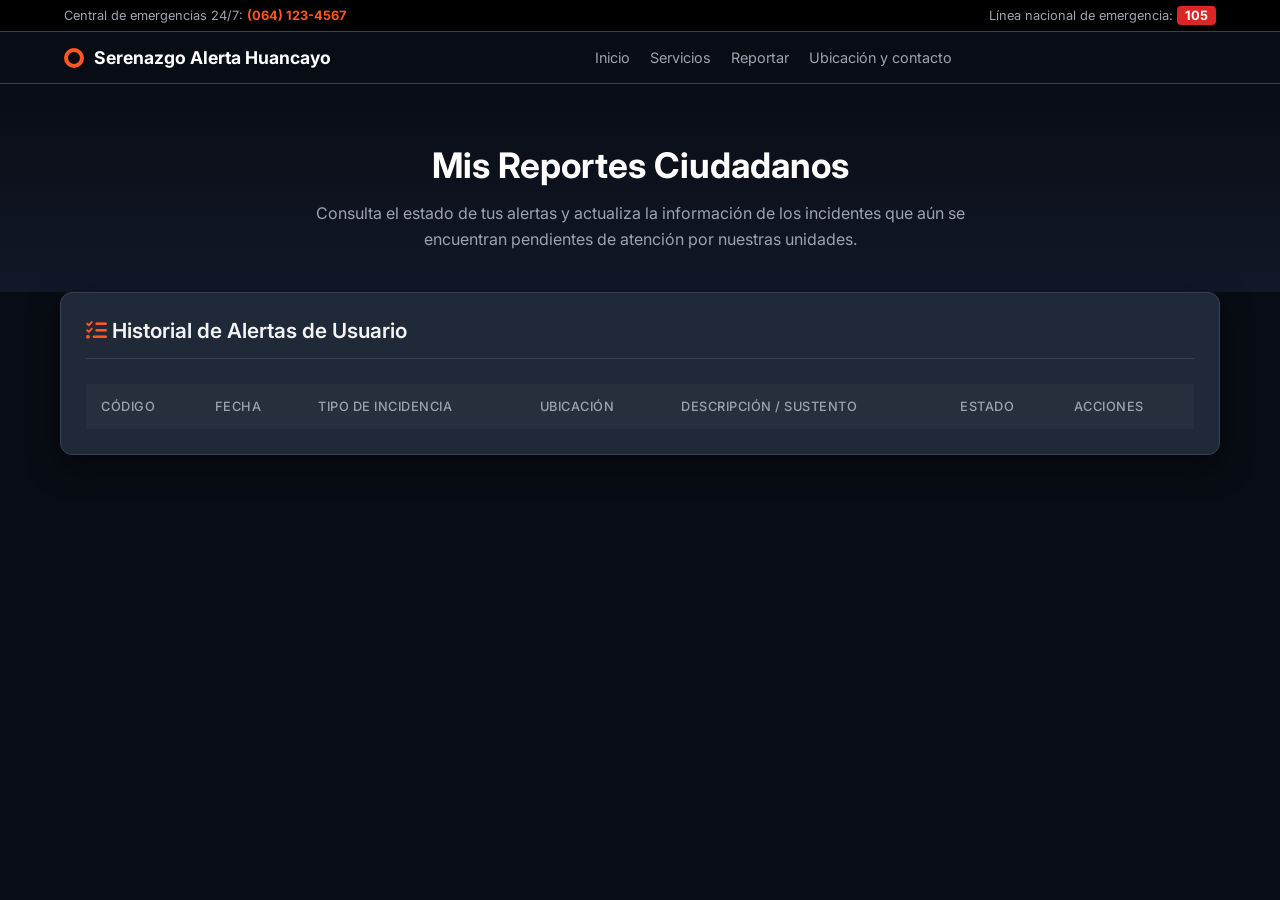
<file: actualizar.html>
<!DOCTYPE html>
<html lang="es">
<head>
  <meta charset="UTF-8">
  <meta name="viewport" content="width=device-width, initial-scale=1.0">
  <title>Mis Registros - Serenazgo Alerta Huancayo</title>
  <link rel="preconnect" href="https://fonts.googleapis.com">
  <link rel="preconnect" href="https://fonts.gstatic.com" crossorigin>
  <link href="https://fonts.googleapis.com/css2?family=Inter:wght@300;400;500;600;700&display=swap" rel="stylesheet">
  <link rel="stylesheet" href="https://cdnjs.cloudflare.com/ajax/libs/font-awesome/6.4.0/css/all.min.css">
  <link rel="stylesheet" href="css/actualizar.css">
</head>
<body>

  <!-- Topbar de Emergencias -->
  <div class="topbar">
    <div class="topbar-content">
      <span>Central de emergencias 24/7: <strong class="text-orange">(064) 123-4567</strong></span>
      <span>Línea nacional de emergencia: <span class="badge-red">105</span></span>
    </div>
  </div>

  <!-- Barra de Navegación -->
  <header class="navbar">
    <div class="nav-logo">
      <div class="logo-icon"></div>
      <span>Serenazgo Alerta Huancayo</span>
    </div>
    <nav class="nav-links">
  <a href="index.html">Inicio</a>
  <a href="servicios.html">Servicios</a>
  <a href="formulario.html">Reportar</a>
  <a href="contacto.html">Ubicación y contacto</a>
</nav>
    <div id="nav-auth-container" class="nav-auth">
      <!-- Se inyectará desde auth.js -->
    </div>
  </header>

  <!-- Encabezado Principal -->
  <section class="page-header">
    <div class="header-content">
      <h1>Mis Reportes Ciudadanos</h1>
      <p>Consulta el estado de tus alertas y actualiza la información de los incidentes que aún se encuentran pendientes de atención por nuestras unidades.</p>
    </div>
  </section>

  <!-- Contenedor Principal de la Tabla -->
  <main class="main-container">
    <div class="records-card">
      <div class="card-header">
        <h2><i class="fas fa-list-check text-orange"></i> Historial de Alertas de <span id="nombreUsuarioTitulo">Usuario</span></h2>
      </div>

      <div class="table-responsive">
        <table class="records-table">
          <thead>
            <tr>
              <th>Código</th>
              <th>Fecha</th>
              <th>Tipo de Incidencia</th>
              <th>Ubicación</th>
              <th>Descripción / Sustento</th>
              <th>Estado</th>
              <th>Acciones</th>
            </tr>
          </thead>
          <tbody id="tabla-registros-body">
            <!-- Los registros se inyectarán vía JS -->
          </tbody>
        </table>
      </div>
    </div>
  </main>

  <!-- Modal Oscuro para Editar Descripción -->
  <div id="modalEditar" class="modal-overlay" aria-hidden="true">
    <div class="modal-card">
      <div class="modal-header">
        <h3><i class="fas fa-pen-to-square text-orange"></i> Actualizar Reporte</h3>
        <button type="button" id="btnCerrarModal" class="btn-close"><i class="fas fa-times"></i></button>
      </div>
      <form id="formEditar">
        <input type="hidden" id="editCodigo">
        <div class="form-group">
          <label for="editDescripcion">Detalles Adicionales del Incidente</label>
          <textarea id="editDescripcion" rows="5" placeholder="Añade características de sospechosos, vehículos, o detalles relevantes..." required></textarea>
        </div>
        <div class="modal-actions">
          <button type="button" id="btnCancelarEdicion" class="btn-outline">Cancelar</button>
          <button type="submit" class="btn-primary"><i class="fas fa-save"></i> Guardar Cambios</button>
        </div>
      </form>
    </div>
  </div>

  <script type="module" src="js/actualizar.js"></script>
</body>
</html>
</file>
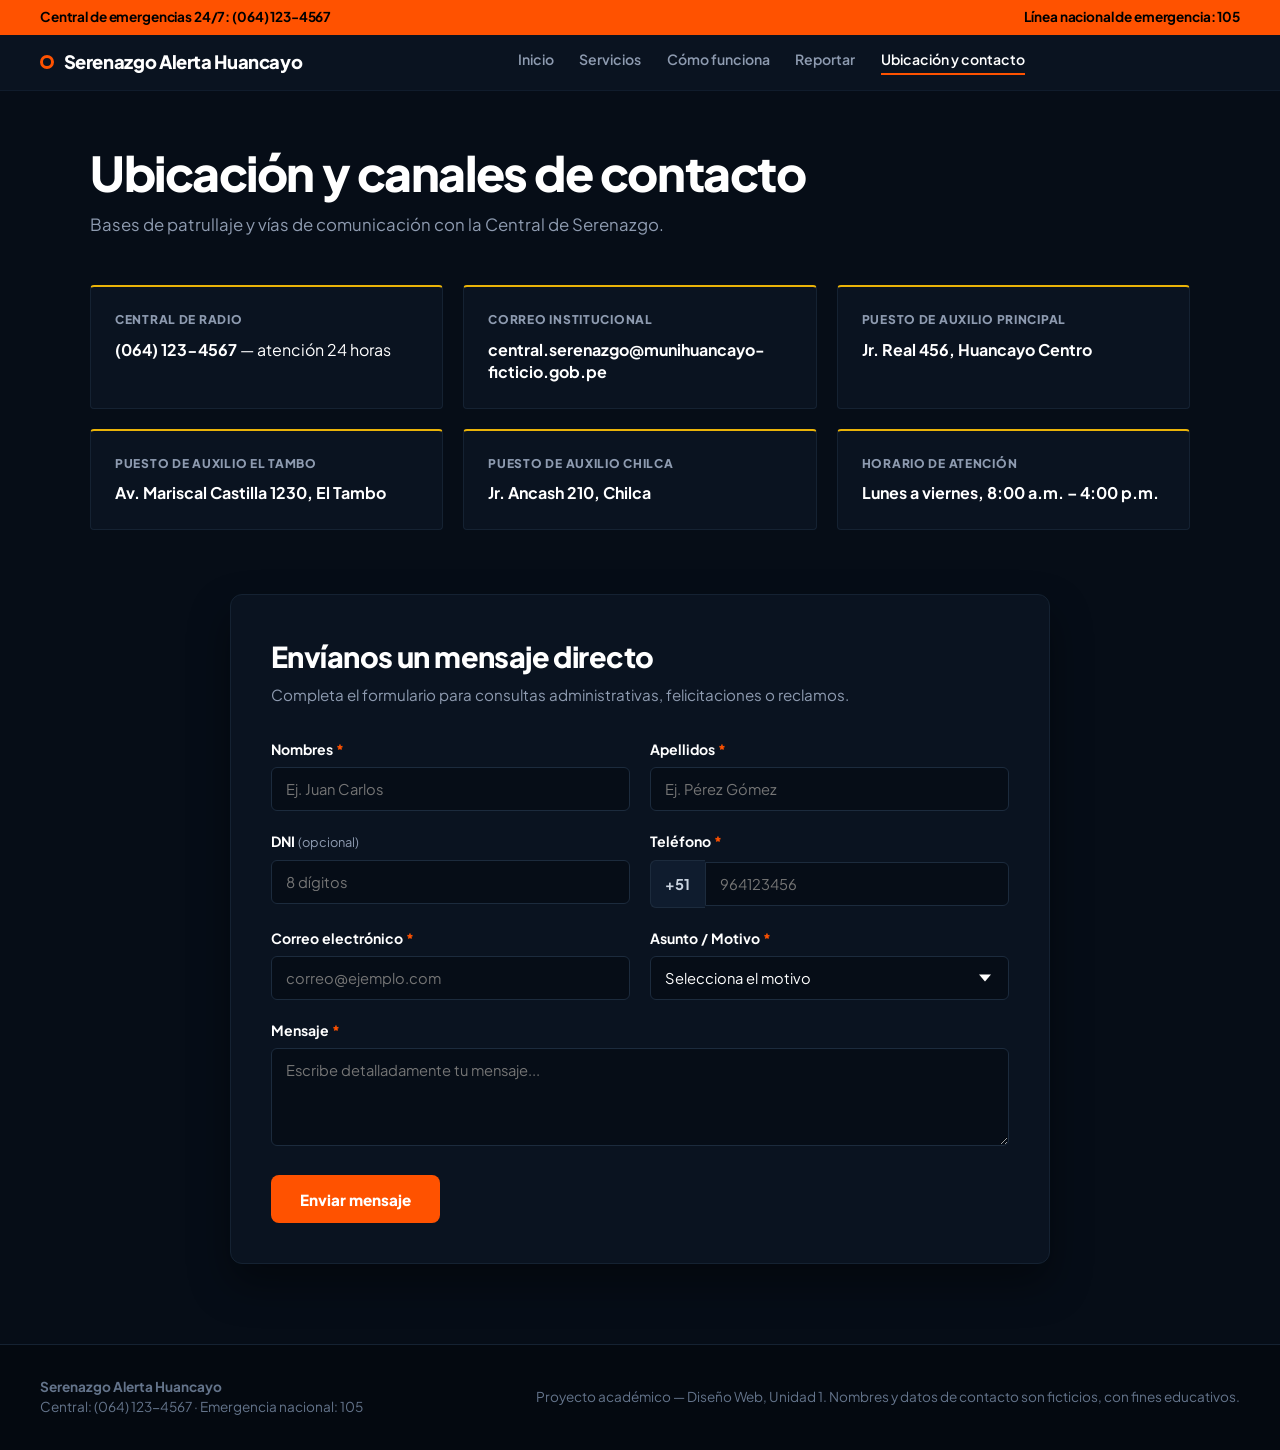
<file: contacto.html>
<!DOCTYPE html>
<html lang="es">
<head>
  <meta charset="UTF-8">
  <meta name="viewport" content="width=device-width, initial-scale=1.0">
  <title>Ubicación y Contacto | Serenazgo Alerta Huancayo</title>

  <!-- Tipografía Oficial Plus Jakarta Sans -->
  <link rel="preconnect" href="https://fonts.googleapis.com">
  <link rel="preconnect" href="https://fonts.gstatic.com" crossorigin>
  <link href="https://fonts.googleapis.com/css2?family=Plus+Jakarta+Sans:wght@400;500;600;700;800&display=swap" rel="stylesheet">

  <link rel="stylesheet" href="css/contacto.css">
</head>
<body>

  <!-- Barra Superior de Emergencia -->
  <div class="top-emergency-bar">
    <div class="top-bar-container">
      <span>Central de emergencias 24/7: <strong>(064) 123-4567</strong></span>
      <span>Línea nacional de emergencia: <strong>105</strong></span>
    </div>
  </div>

  <!-- Navegación Principal -->
  <header class="main-header">
    <nav class="nav-container">
      <a href="index.html" class="brand-logo">
        <span class="brand-icon"></span>
        <span>Serenazgo Alerta Huancayo</span>
      </a>
      
      <div class="nav-links">
        <a href="index.html">Inicio</a>
        <a href="servicios.html">Servicios</a>
        <a href="como-funciona.html">Cómo funciona</a>
        <a href="formulario.html">Reportar</a>
        <a href="contacto.html" class="active">Ubicación y contacto</a>
      </div>

      <!-- Contenedor Dinámico manejado por auth.js -->
      <div id="nav-auth-container" class="nav-auth"></div>
    </nav>
  </header>

  <main class="main-content">
    <section class="hero-section">
      <h1 class="page-title">Ubicación y canales de contacto</h1>
      <p class="page-subtitle">Bases de patrullaje y vías de comunicación con la Central de Serenazgo.</p>
    </section>

    <!-- Tarjetas de Información de Contacto -->
    <section class="contact-info-grid">
      <div class="info-card">
        <span class="card-tag">CENTRAL DE RADIO</span>
        <p class="card-content"><strong>(064) 123-4567</strong> — atención 24 horas</p>
      </div>

      <div class="info-card">
        <span class="card-tag">CORREO INSTITUCIONAL</span>
        <p class="card-content"><strong>central.serenazgo@munihuancayo-ficticio.gob.pe</strong></p>
      </div>

      <div class="info-card">
        <span class="card-tag">PUESTO DE AUXILIO PRINCIPAL</span>
        <p class="card-content"><strong>Jr. Real 456, Huancayo Centro</strong></p>
      </div>

      <div class="info-card">
        <span class="card-tag">PUESTO DE AUXILIO EL TAMBO</span>
        <p class="card-content"><strong>Av. Mariscal Castilla 1230, El Tambo</strong></p>
      </div>

      <div class="info-card">
        <span class="card-tag">PUESTO DE AUXILIO CHILCA</span>
        <p class="card-content"><strong>Jr. Ancash 210, Chilca</strong></p>
      </div>

      <div class="info-card">
        <span class="card-tag">HORARIO DE ATENCIÓN</span>
        <p class="card-content"><strong>Lunes a viernes, 8:00 a.m. – 4:00 p.m.</strong></p>
      </div>
    </section>

    <!-- Formulario para Registrar Mensaje en Neon PostgreSQL -->
    <section class="contact-form-section">
      <div class="form-card-container">
        <h2 class="form-title">Envíanos un mensaje directo</h2>
        <p class="form-subtitle">Completa el formulario para consultas administrativas, felicitaciones o reclamos.</p>

        <form id="contact-message-form" class="contact-form" novalidate>
          
          <div class="form-grid-2">
            <div class="field-group">
              <label for="contact-nombres">Nombres <span class="required-star">*</span></label>
              <input type="text" id="contact-nombres" name="nombres" placeholder="Ej. Juan Carlos" required>
            </div>

            <div class="field-group">
              <label for="contact-apellidos">Apellidos <span class="required-star">*</span></label>
              <input type="text" id="contact-apellidos" name="apellidos" placeholder="Ej. Pérez Gómez" required>
            </div>
          </div>

          <div class="form-grid-2 margin-top-field">
            <div class="field-group">
              <label for="contact-dni">DNI <span class="optional-tag">(opcional)</span></label>
              <input type="text" id="contact-dni" name="dni" placeholder="8 dígitos" maxlength="8" inputmode="numeric">
            </div>

            <div class="field-group">
              <label for="contact-telefono">Teléfono <span class="required-star">*</span></label>
              <div class="phone-prefix-input-wrapper">
                <span class="phone-prefix-addon">+51</span>
                <input type="tel" id="contact-telefono" name="telefono" placeholder="964123456" maxlength="9" inputmode="numeric" required>
              </div>
            </div>
          </div>

          <div class="form-grid-2 margin-top-field">
            <div class="field-group">
              <label for="contact-correo">Correo electrónico <span class="required-star">*</span></label>
              <input type="email" id="contact-correo" name="correo" placeholder="correo@ejemplo.com" required>
            </div>

            <div class="field-group">
              <label for="contact-asunto">Asunto / Motivo <span class="required-star">*</span></label>
              <div class="select-wrapper">
                <select id="contact-asunto" name="asunto" required>
                  <option value="" disabled selected>Selecciona el motivo</option>
                  <option value="Consulta Administrativa">Consulta Administrativa</option>
                  <option value="Solicitud de Capacitación / Charla Vecinal">Solicitud de Capacitación / Charla Vecinal</option>
                  <option value="Sugerencia de Mejora">Sugerencia de Mejora</option>
                  <option value="Felicitación al Personal">Felicitación al Personal</option>
                  <option value="Queja o Reclamo">Queja o Reclamo</option>
                  <option value="Otro Motivo">Otro Motivo</option>
                </select>
              </div>
            </div>
          </div>

          <div class="field-group margin-top-field">
            <label for="contact-mensaje">Mensaje <span class="required-star">*</span></label>
            <textarea id="contact-mensaje" name="mensaje" rows="4" placeholder="Escribe detalladamente tu mensaje..." required></textarea>
          </div>

          <button type="submit" id="btn-submit-contact" class="btn-submit-contact">
            <span>Enviar mensaje</span>
          </button>
        </form>
      </div>
    </section>
  </main>

  <!-- Pie de Página -->
  <footer class="main-footer">
    <div class="footer-container">
      <div class="footer-left">
        <strong>Serenazgo Alerta Huancayo</strong>
        <span>Central: (064) 123-4567 · Emergencia nacional: 105</span>
      </div>
      <div class="footer-right">
        <span>Proyecto académico — Diseño Web, Unidad 1. Nombres y datos de contacto son ficticios, con fines educativos.</span>
      </div>
    </div>
  </footer>

  <!-- Modal Emergente de Autenticación (Login / Registro) -->
  <div id="auth-modal-overlay" class="modal-overlay" aria-hidden="true">
    <div class="auth-modal-card">
      <button type="button" id="btn-close-auth-modal" class="modal-close-btn" aria-label="Cerrar modal">&times;</button>
      
      <div class="auth-modal-tabs">
        <button type="button" id="tab-login" class="tab-btn active">Iniciar Sesión</button>
        <button type="button" id="tab-register" class="tab-btn">Crear Cuenta</button>
      </div>

      <div class="auth-modal-content">
        <!-- Formulario Iniciar Sesión -->
        <form id="form-modal-login" class="auth-form">
          <h2 class="auth-modal-title">Ingreso a la Central</h2>
          <p class="auth-modal-subtitle">Accede con tu cuenta registrada de vecino o personal autorizado.</p>

          <div class="form-group">
            <label for="modal-login-correo">Correo electrónico</label>
            <input type="email" id="modal-login-correo" placeholder="ejemplo@correo.com" required>
          </div>

          <div class="form-group">
            <label for="modal-login-pass">Contraseña</label>
            <input type="password" id="modal-login-pass" placeholder="••••••••" required>
          </div>

          <button type="submit" class="btn-submit-auth">Ingresar a la Central</button>
        </form>

        <!-- Formulario Crear Cuenta -->
        <form id="form-modal-register" class="auth-form" style="display: none;">
          <h2 class="auth-modal-title">Crear Cuenta</h2>
          <p class="auth-modal-subtitle">Regístrate para enviar reportes y mensajes en tiempo real.</p>

          <div class="form-group">
            <label for="modal-reg-nombre">Nombre completo</label>
            <input type="text" id="modal-reg-nombre" placeholder="Joseph Buendía" required>
          </div>

          <div class="form-group">
            <label for="modal-reg-correo">Correo electrónico</label>
            <input type="email" id="modal-reg-correo" placeholder="ejemplo@correo.com" required>
          </div>

          <div class="form-group">
            <label for="modal-reg-pass">Contraseña</label>
            <input type="password" id="modal-reg-pass" placeholder="Mínimo 4 caracteres" required>
          </div>

          <button type="submit" class="btn-submit-auth">Crear Cuenta</button>
        </form>
      </div>
    </div>
  </div>

  <!-- Modal de Alerta y Confirmación Personalizado -->
  <div id="custom-alert-modal" class="modal-overlay" aria-hidden="true">
    <div class="alert-modal-card">
      <div class="alert-icon-wrapper">
        <span class="alert-icon">✓</span>
      </div>
      <h3 id="alert-modal-title" class="alert-modal-title">¡Mensaje Enviado!</h3>
      <p id="alert-modal-message" class="alert-modal-message">Tu consulta ha sido registrada exitosamente en la base de datos de Serenazgo. Nos comunicaremos contigo en breve.</p>
      <button type="button" id="btn-alert-modal-close" class="btn-alert-ok">Aceptar</button>
    </div>
  </div>

  <!-- Carga Módulo de JavaScript -->
  <script type="module" src="js/contacto.js"></script>
  
</body>
</html>
</file>
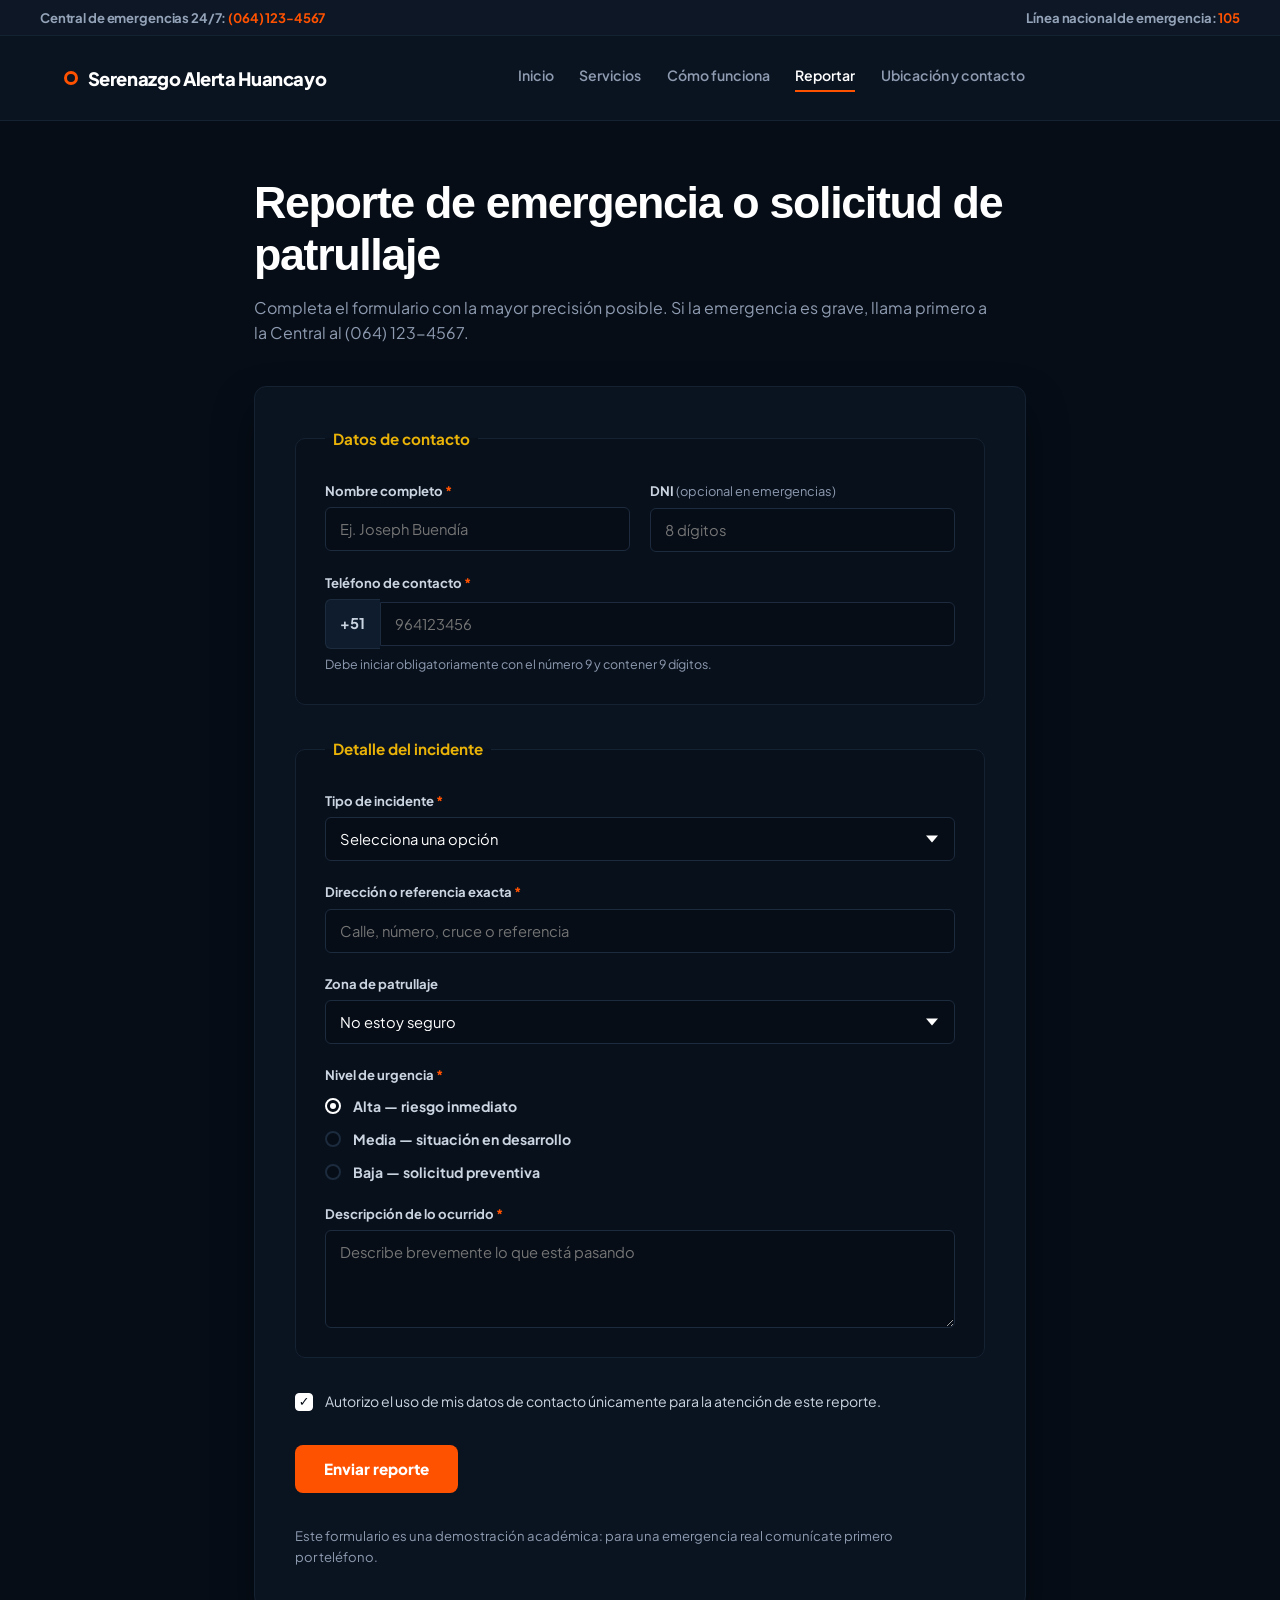
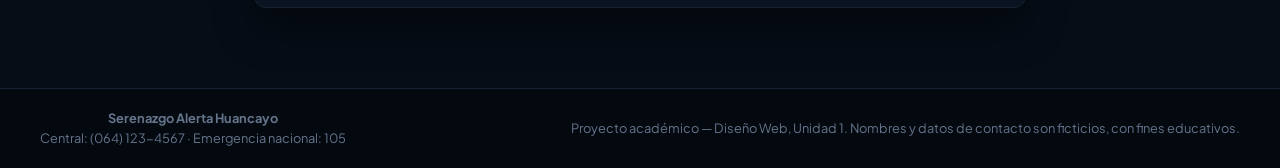
<file: formulario.html>
<!DOCTYPE html>
<html lang="es">
<head>
  <meta charset="UTF-8">
  <meta name="viewport" content="width=device-width, initial-scale=1.0">
  <title>Reportar Incidencia | Serenazgo Alerta Huancayo</title>

  <!-- Tipografía Oficial Plus Jakarta Sans -->
  <link rel="preconnect" href="https://fonts.googleapis.com">
  <link rel="preconnect" href="https://fonts.gstatic.com" crossorigin>
  <link href="https://fonts.googleapis.com/css2?family=Plus+Jakarta+Sans:wght@400;500;600;700;800&display=swap" rel="stylesheet">

  <link rel="stylesheet" href="css/formulario.css"> <!-- Añadir al <head> sin borrar tus links existentes -->
  <link rel="stylesheet" href="css/base.css">
  <link rel="stylesheet" href="css/login.css">
</head>
<body>

  <!-- Barra Superior de Emergencia -->
  <div class="top-emergency-bar">
    <div class="top-bar-container">
      <span>Central de emergencias 24/7: <strong>(064) 123-4567</strong></span>
      <span>Línea nacional de emergencia: <strong>105</strong></span>
    </div>
  </div>

  <!-- Navegación Principal Unificada -->
  <header class="main-header">
    <nav class="nav-container">
      <a href="index.html" class="brand-logo">
        <span class="brand-icon"></span>
        <span>Serenazgo Alerta Huancayo</span>
      </a>
      
      <div class="nav-links">
        <a href="index.html">Inicio</a>
        <a href="servicios.html">Servicios</a>
        <a href="como-funciona.html">Cómo funciona</a>
        <a href="formulario.html" class="active">Reportar</a>
        <a href="contacto.html">Ubicación y contacto</a>
      </div>

      <!-- Contenedor Dinámico manejado por auth.js -->
      <div id="nav-auth-container" class="nav-auth"></div>
    </nav>
  </header>

  <main class="main-content">
    <section class="form-hero-intro">
      <h1 class="page-title">Reporte de emergencia o solicitud de patrullaje</h1>
      <p class="page-subtitle">Completa el formulario con la mayor precisión posible. Si la emergencia es grave, llama primero a la Central al (064) 123-4567.</p>
    </section>

    <!-- Tarjeta Principal del Formulario -->
    <div class="form-card-container">
      <form id="incident-report-form" class="incident-form" novalidate>
        
        <!-- Sección Datos de Contacto -->
        <fieldset class="form-section">
          <legend class="section-legend">Datos de contacto</legend>

          <div class="form-grid-2">
            <div class="field-group">
              <label for="nombre-completo">Nombre completo <span class="required-star">*</span></label>
              <input type="text" id="nombre-completo" name="nombre" placeholder="Ej. Joseph Buendía" required>
            </div>

            <div class="field-group">
              <label for="dni-num">DNI <span class="optional-tag">(opcional en emergencias)</span></label>
              <input type="text" id="dni-num" name="dni" placeholder="8 dígitos" maxlength="8" inputmode="numeric">
            </div>
          </div>

          <div class="field-group margin-top-field">
            <label for="telefono-num">Teléfono de contacto <span class="required-star">*</span></label>
            <div class="phone-prefix-input-wrapper">
              <span class="phone-prefix-addon">+51</span>
              <input type="tel" id="telefono-num" name="telefono" placeholder="964123456" maxlength="9" inputmode="numeric" required>
            </div>
            <small class="field-hint">Debe iniciar obligatoriamente con el número 9 y contener 9 dígitos.</small>
          </div>
        </fieldset>

        <!-- Sección Detalle del Incidente -->
        <fieldset class="form-section">
          <legend class="section-legend">Detalle del incidente</legend>

          <div class="field-group">
            <label for="tipo-incidente">Tipo de incidente <span class="required-star">*</span></label>
            <div class="select-wrapper">
              <select id="tipo-incidente" name="tipoIncidente" required>
                <option value="" disabled selected>Selecciona una opción</option>
                <option value="Robo / Asalto">Robo / Asalto en vía pública</option>
                <option value="Sospecha / Actividad sospechosa">Sospecha / Actividad sospechosa</option>
                <option value="Accidente de tránsito">Accidente de tránsito</option>
                <option value="Disturbio / Alteración de la paz">Disturbio / Alteración de la paz</option>
                <option value="Violencia familiar">Violencia familiar / de género</option>
                <option value="Solicitud de patrullaje">Solicitud de patrullaje preventivo</option>
                <option value="Otro">Otro incidente</option>
              </select>
            </div>
          </div>

          <div class="field-group">
            <label for="direccion-exacta">Dirección o referencia exacta <span class="required-star">*</span></label>
            <input type="text" id="direccion-exacta" name="direccion" placeholder="Calle, número, cruce o referencia" required>
          </div>

          <div class="field-group">
            <label for="zona-patrullaje">Zona de patrullaje</label>
            <div class="select-wrapper">
              <select id="zona-patrullaje" name="zona">
                <option value="No estoy seguro">No estoy seguro</option>
                <option value="Zona Centro (Huancayo)">Zona Centro (Huancayo)</option>
                <option value="El Tambo">El Tambo</option>
                <option value="Chilca">Chilca</option>
                <option value="San Carlos / Universitaria">San Carlos / Universitaria</option>
              </select>
            </div>
          </div>

          <div class="field-group">
            <label class="label-heading">Nivel de urgencia <span class="required-star">*</span></label>
            <div class="radio-options-group">
              <label class="radio-custom-label">
                <input type="radio" name="urgencia" value="Alta" checked>
                <span class="radio-dot"></span>
                <span class="radio-text"><strong>Alta</strong> — riesgo inmediato</span>
              </label>

              <label class="radio-custom-label">
                <input type="radio" name="urgencia" value="Media">
                <span class="radio-dot"></span>
                <span class="radio-text"><strong>Media</strong> — situación en desarrollo</span>
              </label>

              <label class="radio-custom-label">
                <input type="radio" name="urgencia" value="Baja">
                <span class="radio-dot"></span>
                <span class="radio-text"><strong>Baja</strong> — solicitud preventiva</span>
              </label>
            </div>
          </div>

          <div class="field-group">
            <label for="descripcion-incidente">Descripción de lo ocurrido <span class="required-star">*</span></label>
            <textarea id="descripcion-incidente" name="descripcion" rows="4" placeholder="Describe brevemente lo que está pasando" required></textarea>
          </div>
        </fieldset>

        <div class="form-checkbox-group">
          <label class="checkbox-custom-label">
            <input type="checkbox" id="autorizo-datos" name="autorizoDatos" checked>
            <span class="checkbox-box"></span>
            <span class="checkbox-text">Autorizo el uso de mis datos de contacto únicamente para la atención de este reporte.</span>
          </label>
        </div>

        <button type="submit" id="btn-submit-report" class="btn-submit-report">
          <span>Enviar reporte</span>
        </button>

        <p class="academic-disclaimer">
          Este formulario es una demostración académica: para una emergencia real comunícate primero por teléfono.
        </p>

      </form>
    </div>
  </main>

  <!-- Pie de Página -->
  <footer class="main-footer">
    <div class="footer-container">
      <div class="footer-left">
        <strong>Serenazgo Alerta Huancayo</strong>
        <span>Central: (064) 123-4567 · Emergencia nacional: 105</span>
      </div>
      <div class="footer-right">
        <span>Proyecto académico — Diseño Web, Unidad 1. Nombres y datos de contacto son ficticios, con fines educativos.</span>
      </div>
    </div>
  </footer>

  <!-- Modal Emergente de Autenticación (Login / Registro) -->
  <div id="auth-modal-overlay" class="modal-overlay" aria-hidden="true">
    <div class="auth-modal-card">
      <button type="button" id="btn-close-auth-modal" class="modal-close-btn" aria-label="Cerrar modal">&times;</button>
      
      <div class="auth-modal-tabs">
        <button type="button" id="tab-login" class="tab-btn active">Iniciar Sesión</button>
        <button type="button" id="tab-register" class="tab-btn">Crear Cuenta</button>
      </div>

      <div class="auth-modal-content">
        <!-- Formulario Iniciar Sesión -->
        <form id="form-modal-login" class="auth-form">
          <h2 class="auth-modal-title">Ingreso a la Central</h2>
          <p class="auth-modal-subtitle">Accede con tu cuenta registrada de vecino o personal autorizado.</p>

          <div class="form-group">
            <label for="modal-login-correo">Correo electrónico</label>
            <input type="email" id="modal-login-correo" placeholder="ejemplo@correo.com" required>
          </div>

          <div class="form-group">
            <label for="modal-login-pass">Contraseña</label>
            <input type="password" id="modal-login-pass" placeholder="••••••••" required>
          </div>

          <button type="submit" class="btn-submit-auth">Ingresar a la Central</button>
        </form>

        <!-- Formulario Crear Cuenta -->
        <form id="form-modal-register" class="auth-form" style="display: none;">
          <h2 class="auth-modal-title">Crear Cuenta</h2>
          <p class="auth-modal-subtitle">Regístrate para enviar reportes y solicitar asistencia en tiempo real.</p>

          <div class="form-group">
            <label for="modal-reg-nombre">Nombre completo</label>
            <input type="text" id="modal-reg-nombre" placeholder="Joseph Buendía" required>
          </div>

          <div class="form-group">
            <label for="modal-reg-correo">Correo electrónico</label>
            <input type="email" id="modal-reg-correo" placeholder="ejemplo@correo.com" required>
          </div>

          <div class="form-group">
            <label for="modal-reg-pass">Contraseña</label>
            <input type="password" id="modal-reg-pass" placeholder="Mínimo 4 caracteres" required>
          </div>

          <button type="submit" class="btn-submit-auth">Crear Cuenta</button>
        </form>
      </div>
    </div>
  </div>

  <!-- Carga Módulo de JavaScript -->
  <script type="module" src="js/formulario.js"></script>
</body>
</html>
</file>
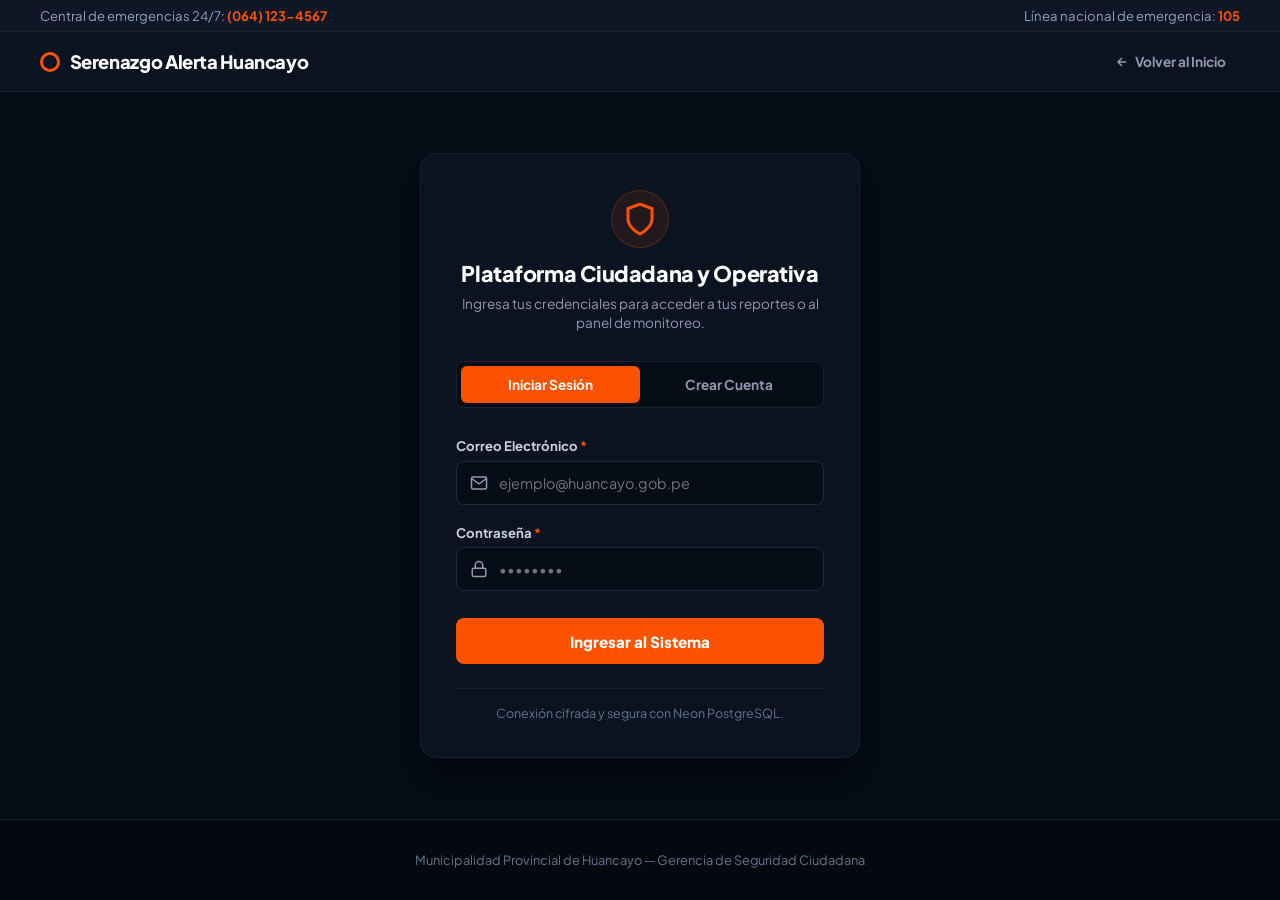
<file: login.html>
<!DOCTYPE html>
<html lang="es">
<head>
  <meta charset="UTF-8">
  <meta name="viewport" content="width=device-width, initial-scale=1.0">
  <title>Acceso al Sistema | Serenazgo Alerta Huancayo</title>

  <!-- Tipografía Oficial Plus Jakarta Sans -->
  <link rel="preconnect" href="https://fonts.googleapis.com">
  <link rel="preconnect" href="https://fonts.gstatic.com" crossorigin>
  <link href="https://fonts.googleapis.com/css2?family=Plus+Jakarta+Sans:wght@400;500;600;700;800&display=swap" rel="stylesheet">

  <link rel="stylesheet" href="css/login.css">
</head>
<body>

  <!-- Barra Superior de Emergencia -->
  <div class="top-emergency-bar">
    <div class="top-bar-container">
      <span>Central de emergencias 24/7: <strong>(064) 123-4567</strong></span>
      <span>Línea nacional de emergencia: <strong>105</strong></span>
    </div>
  </div>

  <!-- Navegación Simplificada -->
  <header class="main-header">
    <nav class="nav-container">
      <a href="index.html" class="brand-logo">
        <span class="brand-icon"></span>
        <span>Serenazgo Alerta Huancayo</span>
      </a>
      <a href="index.html" class="btn-back-home">
        <svg width="14" height="14" viewBox="0 0 24 24" fill="none" stroke="currentColor" stroke-width="2.5"><path d="M19 12H5M12 19l-7-7 7-7"/></svg>
        <span>Volver al Inicio</span>
      </a>
    </nav>
  </header>

  <!-- Contenedor Principal Centrado -->
  <main class="login-wrapper">
    <div class="auth-card">
      
      <!-- Encabezado de la Tarjeta con SVG -->
      <div class="auth-header">
        <div class="shield-badge-wrapper">
          <svg width="36" height="36" viewBox="0 0 24 24" fill="none" stroke="#ff5200" stroke-width="2"><path d="M12 22s8-4 8-10V5l-8-3-8 3v7c0 6 8 10 8 10z"/></svg>
        </div>
        <h1 class="auth-title">Plataforma Ciudadana y Operativa</h1>
        <p class="auth-subtitle">Ingresa tus credenciales para acceder a tus reportes o al panel de monitoreo.</p>
      </div>

      <!-- Conmutador de Pestañas (Login / Registro) -->
      <div class="auth-tabs">
        <button type="button" id="tab-login" class="tab-btn active">Iniciar Sesión</button>
        <button type="button" id="tab-register" class="tab-btn">Crear Cuenta</button>
      </div>

      <!-- FORMULARIO 1: INICIAR SESIÓN -->
      <form id="form-login" class="auth-form active">
        <div class="field-group">
          <label for="login-email">Correo Electrónico <span class="required-star">*</span></label>
          <div class="input-icon-wrapper">
            <span class="input-icon">
              <svg width="18" height="18" viewBox="0 0 24 24" fill="none" stroke="currentColor" stroke-width="2"><path d="M4 4h16c1.1 0 2 .9 2 2v12c0 1.1-.9 2-2 2H4c-1.1 0-2-.9-2-2V6c0-1.1.9-2 2-2z"/><polyline points="22,6 12,13 2,6"/></svg>
            </span>
            <input type="email" id="login-email" placeholder="ejemplo@huancayo.gob.pe" required autocomplete="email" />
          </div>
        </div>

        <div class="field-group">
          <label for="login-password">Contraseña <span class="required-star">*</span></label>
          <div class="input-icon-wrapper">
            <span class="input-icon">
              <svg width="18" height="18" viewBox="0 0 24 24" fill="none" stroke="currentColor" stroke-width="2"><rect x="3" y="11" width="18" height="11" rx="2" ry="2"/><path d="M7 11V7a5 5 0 0 1 10 0v4"/></svg>
            </span>
            <input type="password" id="login-password" placeholder="••••••••" required autocomplete="current-password" />
          </div>
        </div>

        <button type="submit" id="btn-submit-login" class="btn-primary-orange">
          <span>Ingresar al Sistema</span>
        </button>
      </form>

      <!-- FORMULARIO 2: CREAR CUENTA -->
      <form id="form-register" class="auth-form">
        <div class="field-group">
          <label for="reg-nombre">Nombre Completo <span class="required-star">*</span></label>
          <div class="input-icon-wrapper">
            <span class="input-icon">
              <svg width="18" height="18" viewBox="0 0 24 24" fill="none" stroke="currentColor" stroke-width="2"><path d="M20 21v-2a4 4 0 0 0-4-4H8a4 4 0 0 0-4 4v2"/><circle cx="12" cy="7" r="4"/></svg>
            </span>
            <input type="text" id="reg-nombre" placeholder="Juan Pérez" required />
          </div>
        </div>

        <div class="field-group">
          <label for="reg-email">Correo Electrónico <span class="required-star">*</span></label>
          <div class="input-icon-wrapper">
            <span class="input-icon">
              <svg width="18" height="18" viewBox="0 0 24 24" fill="none" stroke="currentColor" stroke-width="2"><path d="M4 4h16c1.1 0 2 .9 2 2v12c0 1.1-.9 2-2 2H4c-1.1 0-2-.9-2-2V6c0-1.1.9-2 2-2z"/><polyline points="22,6 12,13 2,6"/></svg>
            </span>
            <input type="email" id="reg-email" placeholder="correo@ejemplo.com" required autocomplete="email" />
          </div>
        </div>

        <div class="field-group">
          <label for="reg-password">Contraseña <span class="required-star">*</span></label>
          <div class="input-icon-wrapper">
            <span class="input-icon">
              <svg width="18" height="18" viewBox="0 0 24 24" fill="none" stroke="currentColor" stroke-width="2"><rect x="3" y="11" width="18" height="11" rx="2" ry="2"/><path d="M7 11V7a5 5 0 0 1 10 0v4"/></svg>
            </span>
            <input type="password" id="reg-password" placeholder="Mínimo 6 caracteres" minlength="6" required autocomplete="new-password" />
          </div>
        </div>

        <button type="submit" id="btn-submit-register" class="btn-primary-orange">
          <span>Registrar Cuenta</span>
        </button>
      </form>

      <!-- Pie de Tarjeta -->
      <div class="auth-footer-info">
        <p>Conexión cifrada y segura con Neon PostgreSQL.</p>
      </div>

    </div>
  </main>

  <!-- Pie de Página -->
  <footer class="main-footer">
    <p>Municipalidad Provincial de Huancayo — Gerencia de Seguridad Ciudadana</p>
  </footer>

  <!-- Lógica Módulo JS -->
  <script type="module" src="js/login.js"></script>
  
</body>
</html>
</file>
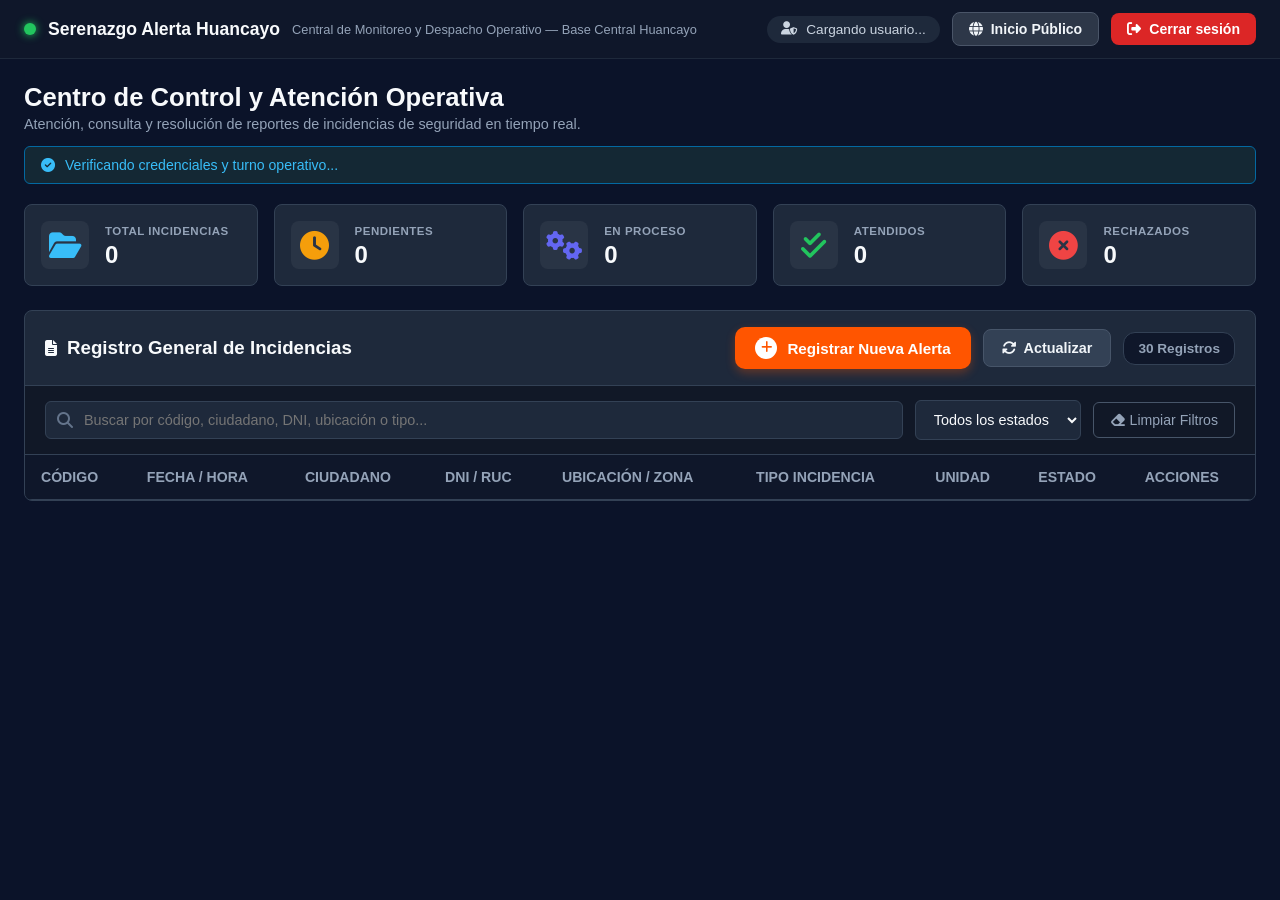
<file: panel.html>
<!DOCTYPE html>
<html lang="es">
<head>
  <meta charset="UTF-8">
  <meta name="viewport" content="width=device-width, initial-scale=1.0">
  <title>Centro de Control y Atención Operativa - Serenazgo Alerta Huancayo</title>
  
  <!-- FontAwesome Icons -->
  <link rel="stylesheet" href="https://cdnjs.cloudflare.com/ajax/libs/font-awesome/6.4.0/css/all.min.css">
  
  <!-- Hoja de Estilos -->
  <link rel="stylesheet" href="css/panel.css">
</head>
<body class="dark-theme">

  <!-- BARRA SUPERIOR DE NAVEGACIÓN -->
  <header class="top-navbar">
    <div class="nav-left">
      <span class="pulse-dot"></span>
      <h2 class="brand-title">Serenazgo Alerta Huancayo</h2>
      <small class="sub-brand">Central de Monitoreo y Despacho Operativo — Base Central Huancayo</small>
    </div>
    <div class="nav-right" id="nav-auth-container">
      <div class="user-pill">
        <i class="fas fa-user-shield"></i>
        <span id="userNameDisplay">Cargando usuario...</span>
      </div>
      <a href="index.html" class="btn-nav"><i class="fas fa-globe"></i> Inicio Público</a>
      <button class="btn-logout" id="btnLogout"><i class="fas fa-sign-out-alt"></i> Cerrar sesión</button>
    </div>
  </header>

  <!-- CONTENEDOR PRINCIPAL -->
  <main class="dashboard-container">
    
    <!-- ENCABEZADO Y BANNER DE ESTADO -->
    <section class="dashboard-header">
      <h1>Centro de Control y Atención Operativa</h1>
      <p class="subtitle">Atención, consulta y resolución de reportes de incidencias de seguridad en tiempo real.</p>
      
      <div id="statusBanner" class="status-banner success">
        <i class="fas fa-check-circle"></i>
        <span>Verificando credenciales y turno operativo...</span>
      </div>
    </section>

    <!-- TARJETAS DE MÉTRICAS -->
    <section class="metrics-grid">
      <div class="metric-card total">
        <div class="metric-icon"><i class="fas fa-folder-open"></i></div>
        <div class="metric-info">
          <small>TOTAL INCIDENCIAS</small>
          <h2 id="cntTotal">0</h2>
        </div>
      </div>

      <div class="metric-card pendientes">
        <div class="metric-icon"><i class="fas fa-clock"></i></div>
        <div class="metric-info">
          <small>PENDIENTES</small>
          <h2 id="cntPendientes">0</h2>
        </div>
      </div>

      <div class="metric-card en-proceso">
        <div class="metric-icon"><i class="fas fa-cogs"></i></div>
        <div class="metric-info">
          <small>EN PROCESO</small>
          <h2 id="cntEnProceso">0</h2>
        </div>
      </div>

      <div class="metric-card atendidos">
        <div class="metric-icon"><i class="fas fa-check-double"></i></div>
        <div class="metric-info">
          <small>ATENDIDOS</small>
          <h2 id="cntAtendidos">0</h2>
        </div>
      </div>

      <div class="metric-card rechazados">
        <div class="metric-icon"><i class="fas fa-times-circle"></i></div>
        <div class="metric-info">
          <small>RECHAZADOS</small>
          <h2 id="cntRechazados">0</h2>
        </div>
      </div>
    </section>

    <!-- TABLA Y FILTROS -->
    <section class="table-section">
      <div class="table-card">
        
        <div class="table-card-header">
          <div class="header-title">
            <i class="fas fa-file-alt"></i>
            <h3>Registro General de Incidencias</h3>
          </div>
          <div class="header-actions">
            <!-- Botón Naranja fiel a la imagen guía -->
            <button class="btn-primary-orange" id="btnNuevaAlerta">
              <span class="icon-circle-plus"><i class="fas fa-plus"></i></span> Registrar Nueva Alerta
            </button>
            <button class="btn-secondary" id="btnActualizar">
              <i class="fas fa-sync-alt"></i> Actualizar
            </button>
            <span class="badge-count" id="contadorRegistros">30 Registros</span>
          </div>
        </div>

        <!-- BARRA DE BÚSQUEDA INSTANTÁNEA -->
        <div class="filter-bar">
          <div class="search-input-wrapper">
            <i class="fas fa-search"></i>
            <input type="text" id="inputBuscar" placeholder="Buscar por código, ciudadano, DNI, ubicación o tipo...">
          </div>

          <div class="select-wrapper">
            <select id="selectEstado">
              <option value="TODOS">Todos los estados</option>
              <option value="PENDIENTE">PENDIENTE</option>
              <option value="EN PROCESO">EN PROCESO</option>
              <option value="ATENDIDO">ATENDIDO</option>
              <option value="RECHAZADO">RECHAZADO</option>
            </select>
          </div>

          <button class="btn-clear" id="btnLimpiarFiltros"><i class="fas fa-eraser"></i> Limpiar Filtros</button>
        </div>

        <!-- TABLA DE REGISTROS -->
        <div class="table-responsive">
          <table class="data-table">
            <thead>
              <tr>
                <th>CÓDIGO</th>
                <th>FECHA / HORA</th>
                <th>CIUDADANO</th>
                <th>DNI / RUC</th>
                <th>UBICACIÓN / ZONA</th>
                <th>TIPO INCIDENCIA</th>
                <th>UNIDAD</th>
                <th>ESTADO</th>
                <th>ACCIONES</th>
              </tr>
            </thead>
            <tbody id="tablaIncidenciasBody">
              <!-- Filas generadas mediante JS -->
            </tbody>
          </table>
        </div>

      </div>
    </section>
  </main>

  <!-- MODAL: REGISTRAR NUEVA ALERTA -->
  <div id="modalNuevaAlerta" class="modal-overlay">
    <div class="modal-card modal-form-card">
      <div class="modal-header header-blue">
        <div class="modal-header-title">
          <i class="fas fa-plus-circle text-orange"></i>
          <h3>Registrar Nueva Alerta</h3>
        </div>
        <button type="button" class="btn-close-modal" id="btnCerrarModalNueva">&times;</button>
      </div>

      <form id="formNuevaAlerta" class="modal-body">
        <div class="form-group">
          <label for="nuevoDni"><i class="fas fa-id-card"></i> DNI del Ciudadano (8 dígitos) *</label>
          <input type="text" id="nuevoDni" maxlength="8" placeholder="Ej. 73849102" required class="input-modal">
        </div>

        <div class="form-group margin-top">
          <label for="nuevoNombre"><i class="fas fa-user"></i> Nombre Completo *</label>
          <input type="text" id="nuevoNombre" placeholder="Ej. Richard Luis Aguirre" required class="input-modal">
        </div>

        <div class="form-group margin-top">
          <label for="nuevaUbicacion"><i class="fas fa-map-marker-alt"></i> Ubicación / Zona / Dirección *</label>
          <input type="text" id="nuevaUbicacion" placeholder="Ej. Av. Real / Jr. Ayacucho - Huancayo Centro" required class="input-modal">
        </div>

        <div class="form-group margin-top">
          <label for="nuevoTipo"><i class="fas fa-exclamation-triangle"></i> Tipo de Incidencia *</label>
          <select id="nuevoTipo" required class="input-modal">
            <option value="">-- Seleccionar tipo --</option>
            <option value="Robo / Asalto">Robo / Asalto</option>
            <option value="Alteración del Orden">Alteración del Orden</option>
            <option value="Violencia Familiar">Violencia Familiar</option>
            <option value="Accidente de Tránsito">Accidente de Tránsito</option>
            <option value="Sospechosos / Pandillaje">Sospechosos / Pandillaje</option>
            <option value="Ruidos Molestos">Ruidos Molestos</option>
            <option value="Comercio Ambulatorio">Comercio Ambulatorio</option>
          </select>
        </div>

        <div class="form-group margin-top">
          <label for="nuevoSustento"><i class="fas fa-comment-dots"></i> Fundamento / Descripción de la Alerta *</label>
          <textarea id="nuevoSustento" rows="3" placeholder="Describa el detalle de la emergencia u ocurrencia..." required class="text-box-input"></textarea>
        </div>

        <div class="modal-footer margin-top">
          <button type="button" class="btn-modal-cancel" id="btnCancelarNueva">Cancelar</button>
          <button type="submit" class="btn-modal-save">
            <i class="fas fa-save"></i> Guardar Registro
          </button>
        </div>
      </form>
    </div>
  </div>

  <!-- MODAL: DICTAMINAR / ATENDER -->
  <div id="modalDictamen" class="modal-overlay">
    <div class="modal-card">
      <div class="modal-header header-blue">
        <div class="modal-header-title">
          <i class="fas fa-headset text-orange"></i>
          <h3>Centro de Atención y Dictamen de Incidencia</h3>
        </div>
        <button type="button" class="btn-close-modal" id="btnCerrarModalDictamen">&times;</button>
      </div>
      
      <div class="modal-body">
        <div class="grid-modal-details">
          <div>
            <span class="field-label">CÓDIGO DE ALERTA:</span>
            <div id="mCodigo" class="field-value highlight-code">---</div>
          </div>
          <div>
            <span class="field-label">FECHA DE REGISTRO:</span>
            <div id="mFecha" class="field-value">---</div>
          </div>
          <div>
            <span class="field-label">CIUDADANO:</span>
            <div id="mCliente" class="field-value">---</div>
          </div>
          <div>
            <span class="field-label">DNI:</span>
            <div id="mDni" class="field-value">---</div>
          </div>
          <div>
            <span class="field-label">UBICACIÓN / ZONA:</span>
            <div id="mSuministro" class="field-value">---</div>
          </div>
          <div>
            <span class="field-label">ESTADO ACTUAL:</span>
            <div><span id="mEstadoBadge" class="badge-estado">---</span></div>
          </div>
        </div>

        <div class="form-group margin-top">
          <label class="field-label">FUNDAMENTO DE LA ALERTA:</label>
          <textarea id="mSustento" readonly class="text-box-readonly"></textarea>
        </div>

        <div class="form-group margin-top">
          <label class="field-label dark-label"><i class="fas fa-edit"></i> Respuesta u Observación de la Central:</label>
          <textarea id="mRespuesta" placeholder="Escriba el detalle de la atención, despacho de unidad o resolución..." class="text-box-input"></textarea>
        </div>

        <div class="dictamen-footer margin-top">
          <label class="field-label dark-label">DICTAMINAR ESTADO:</label>
          <div class="dictamen-buttons">
            <button type="button" class="btn-dictamen proceso" id="btnDictamenProceso">
              <i class="fas fa-spinner fa-spin-pulse"></i> En Proceso
            </button>
            <button type="button" class="btn-dictamen rechazar" id="btnDictamenRechazar">
              <i class="fas fa-times-circle"></i> Rechazar
            </button>
            <button type="button" class="btn-dictamen atender" id="btnDictamenAtender">
              <i class="fas fa-check-circle"></i> Atender
            </button>
          </div>
        </div>
      </div>
    </div>
  </div>

  <script type="module" src="js/panel.js"></script>
  
</body>
</html>
</file>
<file: css/actualizar.css>
/* Variables y Reset Base - Dark Theme Serenazgo */
:root {
  --bg-dark-base: #080c14;
  --bg-dark-surface: #111827;
  --bg-dark-card: #1f2937;
  --primary-orange: #ff5722;
  --primary-orange-hover: #e64a19;
  
  --text-main: #f3f4f6;
  --text-muted: #9ca3af;
  --border-color: #374151;
  
  --status-pending-bg: rgba(234, 179, 8, 0.15);
  --status-pending-txt: #fde047;
  --status-attended-bg: rgba(34, 197, 94, 0.15);
  --status-attended-txt: #86efac;
}

* {
  margin: 0;
  padding: 0;
  box-sizing: border-box;
  font-family: 'Inter', sans-serif;
}

body {
  background-color: var(--bg-dark-base);
  color: var(--text-main);
  min-height: 100vh;
}

/* Utilidades */
.text-orange { color: var(--primary-orange); }
.badge-red { background: #dc2626; color: white; padding: 2px 8px; border-radius: 4px; font-weight: 700; font-size: 0.8rem; }

/* Topbar */
.topbar {
  background-color: #000;
  border-bottom: 1px solid var(--border-color);
  padding: 8px 5%;
  font-size: 0.8rem;
  color: var(--text-muted);
}
.topbar-content {
  display: flex;
  justify-content: space-between;
  max-width: 1400px;
  margin: 0 auto;
}

/* Navbar */
.navbar {
  display: flex;
  justify-content: space-between;
  align-items: center;
  padding: 15px 5%;
  background-color: var(--bg-dark-base);
  border-bottom: 1px solid var(--border-color);
}
.nav-logo { 
  display: flex; 
  align-items: center; 
  gap: 10px; 
  font-weight: 700; 
  font-size: 1.1rem;
  color: white;
}
.logo-icon {
  width: 20px; height: 20px;
  border: 4px solid var(--primary-orange);
  border-radius: 50%;
}
.nav-links { display: flex; gap: 20px; }
.nav-links a { 
  color: var(--text-muted); 
  text-decoration: none; 
  font-size: 0.9rem; 
  transition: color 0.3s;
}
.nav-links a:hover, .nav-links a.active { color: white; }
.nav-auth { display: flex; align-items: center; gap: 15px; }

/* Header de la Página */
.page-header {
  padding: 60px 20px 40px;
  text-align: center;
  background: linear-gradient(to bottom, var(--bg-dark-base), var(--bg-dark-surface));
}
.header-content h1 { font-size: 2.2rem; font-weight: 700; margin-bottom: 15px; color: white; }
.header-content p { color: var(--text-muted); max-width: 700px; margin: 0 auto; line-height: 1.6; }

/* Contenedor y Tabla */
.main-container {
  max-width: 1200px;
  margin: 0 auto 60px;
  padding: 0 20px;
}

.records-card {
  background: var(--bg-dark-card);
  border: 1px solid var(--border-color);
  border-radius: 12px;
  padding: 25px;
  box-shadow: 0 10px 30px rgba(0,0,0,0.5);
}

.card-header { margin-bottom: 25px; border-bottom: 1px solid var(--border-color); padding-bottom: 15px; }
.card-header h2 { font-size: 1.3rem; font-weight: 600; }

.table-responsive { overflow-x: auto; }
.records-table {
  width: 100%;
  border-collapse: collapse;
  text-align: left;
  font-size: 0.9rem;
}
.records-table th {
  padding: 15px;
  background-color: rgba(255,255,255,0.03);
  color: var(--text-muted);
  font-weight: 500;
  text-transform: uppercase;
  font-size: 0.8rem;
  letter-spacing: 0.5px;
}
.records-table td {
  padding: 15px;
  border-bottom: 1px solid var(--border-color);
  vertical-align: middle;
}
.records-table tr:hover td { background-color: rgba(255,255,255,0.02); }

.code-highlight { color: white; font-weight: 600; font-family: monospace; font-size: 1rem;}
.desc-text { color: var(--text-muted); max-width: 300px; line-height: 1.4; }

/* Badges de Estado */
.badge {
  padding: 6px 12px;
  border-radius: 6px;
  font-size: 0.75rem;
  font-weight: 600;
  display: inline-flex;
  align-items: center;
  gap: 5px;
}
.badge.pendiente { background: var(--status-pending-bg); color: var(--status-pending-txt); border: 1px solid rgba(253, 224, 71, 0.2); }
.badge.atendido { background: var(--status-attended-bg); color: var(--status-attended-txt); border: 1px solid rgba(134, 239, 172, 0.2); }

/* Botones de Acción */
.btn-action {
  padding: 8px 14px;
  border-radius: 6px;
  font-size: 0.8rem;
  font-weight: 500;
  display: inline-flex;
  align-items: center;
  gap: 8px;
  border: none;
  cursor: pointer;
  transition: all 0.2s ease;
}
.btn-action.locked {
  background: rgba(255,255,255,0.05);
  color: #6b7280;
  cursor: not-allowed;
}
.btn-action.edit {
  background: rgba(255, 87, 34, 0.1);
  color: var(--primary-orange);
  border: 1px solid rgba(255, 87, 34, 0.3);
}
.btn-action.edit:hover {
  background: var(--primary-orange);
  color: white;
}

/* Modal Dark UI */
.modal-overlay {
  position: fixed; top: 0; left: 0; width: 100%; height: 100%;
  background: rgba(0,0,0,0.7);
  backdrop-filter: blur(4px);
  display: flex; justify-content: center; align-items: center;
  opacity: 0; visibility: hidden; transition: 0.3s;
  z-index: 1000;
}
.modal-overlay.active { opacity: 1; visibility: visible; }
.modal-card {
  background: var(--bg-dark-card); 
  border: 1px solid var(--border-color);
  border-radius: 10px; padding: 25px;
  width: 90%; max-width: 500px; 
  transform: translateY(20px); transition: 0.3s;
  box-shadow: 0 25px 50px -12px rgba(0, 0, 0, 0.7);
}
.modal-overlay.active .modal-card { transform: translateY(0); }

.modal-header { display: flex; justify-content: space-between; align-items: center; margin-bottom: 20px; }
.modal-header h3 { font-size: 1.2rem; display: flex; align-items: center; gap: 10px;}
.btn-close { background: none; border: none; font-size: 1.2rem; cursor: pointer; color: var(--text-muted); transition: 0.2s;}
.btn-close:hover { color: white; }

.form-group { margin-bottom: 20px; }
.form-group label { display: block; margin-bottom: 8px; font-size: 0.9rem; color: var(--text-muted); }
.form-group textarea {
  width: 100%; padding: 12px; 
  background: rgba(0,0,0,0.2);
  border: 1px solid var(--border-color);
  border-radius: 6px; color: white;
  font-family: inherit; resize: vertical;
  transition: border 0.3s;
}
.form-group textarea:focus { outline: none; border-color: var(--primary-orange); }

.modal-actions { display: flex; justify-content: flex-end; gap: 12px; margin-top: 10px;}
.btn-outline { 
  padding: 10px 18px; border: 1px solid var(--border-color); 
  background: transparent; color: white; 
  border-radius: 6px; cursor: pointer; transition: 0.2s;
}
.btn-outline:hover { background: rgba(255,255,255,0.05); }
.btn-primary { 
  padding: 10px 18px; border: none; 
  background: var(--primary-orange); color: white; 
  border-radius: 6px; cursor: pointer; font-weight: 500;
  display: flex; align-items: center; gap: 8px;
  transition: 0.2s;
}
.btn-primary:hover { background: var(--primary-orange-hover); }
</file>
<file: css/contacto.css>
/* =======================================================
   ESTILOS UBICACIÓN Y CONTACTO - SERENAZGO HUANCAYO
   ======================================================= */

:root {
  --font-family: 'Plus Jakarta Sans', system-ui, -apple-system, sans-serif;
  --bg-dark: #060d17;
  --bg-card: #0a1320;
  --bg-input: #060d17;
  --border-card: #152232;
  --border-input: #1c2b3d;
  --border-focus: #385170;
  --border-error: #ff4d4d;
  --text-main: #ffffff;
  --text-muted: #8e9bb0;
  --accent-orange: #ff5200;
  --accent-orange-hover: #e04800;
  --legend-yellow: #eab308;
}

body {
  background-color: var(--bg-dark);
  color: var(--text-main);
  font-family: var(--font-family);
  margin: 0;
  padding: 0;
  line-height: 1.5;
  -webkit-font-smoothing: antialiased;
}

/* 1. BARRA SUPERIOR DE EMERGENCIA */
.top-emergency-bar {
  background-color: var(--accent-orange);
  color: #000000;
  font-size: 0.85rem;
  font-weight: 700;
  padding: 0.45rem 1.5rem;
  letter-spacing: -0.01em;
}

.top-bar-container {
  max-width: 1200px;
  margin: 0 auto;
  display: flex;
  justify-content: space-between;
  align-items: center;
}

/* 2. NAVEGACIÓN */
.main-header {
  background-color: #0a1320;
  border-bottom: 1px solid #101c2c;
  position: sticky;
  top: 0;
  z-index: 100;
}

.nav-container {
  max-width: 1200px;
  margin: 0 auto;
  display: flex;
  justify-content: space-between;
  align-items: center;
  padding: 0.85rem 1.5rem;
}

.brand-logo {
  color: #ffffff;
  font-size: 1.15rem;
  font-weight: 800;
  text-decoration: none;
  display: flex;
  align-items: center;
  gap: 0.6rem;
  letter-spacing: -0.02em;
}

.brand-icon {
  width: 14px;
  height: 14px;
  border: 3px solid var(--accent-orange);
  border-radius: 50%;
  display: inline-block;
  box-sizing: border-box;
}

.nav-links {
  display: flex;
  gap: 1.6rem;
}

.nav-links a {
  color: var(--text-muted);
  text-decoration: none;
  font-size: 0.88rem;
  font-weight: 600;
  transition: color 0.2s ease;
  padding-bottom: 0.2rem;
}

.nav-links a:hover,
.nav-links a.active {
  color: #ffffff;
  border-bottom: 2px solid var(--accent-orange);
}

.nav-auth {
  display: flex;
  align-items: center;
  gap: 0.75rem;
}

/* BOTONES DE AUTH Y BADGE DE USUARIO */
.btn-nav-login {
  background: transparent;
  color: #ffffff;
  border: 1px solid var(--border-input);
  padding: 0.5rem 1rem;
  border-radius: 6px;
  font-weight: 700;
  font-size: 0.85rem;
  cursor: pointer;
  font-family: inherit;
  transition: all 0.2s ease;
  text-decoration: none;
}

.btn-nav-login:hover { background: #152232; }

.btn-nav-register {
  background: var(--accent-orange);
  color: #ffffff;
  border: none;
  padding: 0.5rem 1.1rem;
  border-radius: 6px;
  font-weight: 700;
  font-size: 0.85rem;
  cursor: pointer;
  font-family: inherit;
  transition: background 0.2s ease;
}

.btn-nav-register:hover { background: var(--accent-orange-hover); }

.user-badge {
  background: #111d2e;
  border: 1px solid var(--border-focus);
  color: #ffffff;
  padding: 0.5rem 0.9rem;
  border-radius: 8px;
  font-weight: 700;
  font-size: 0.88rem;
  display: flex;
  align-items: center;
  gap: 0.4rem;
}

.btn-logout {
  background: rgba(255, 82, 0, 0.15);
  border: 1px solid var(--accent-orange);
  color: #ff7033;
  padding: 0.5rem 1rem;
  border-radius: 8px;
  font-weight: 700;
  font-size: 0.88rem;
  cursor: pointer;
  font-family: inherit;
  transition: all 0.2s ease;
}

.btn-logout:hover {
  background: var(--accent-orange);
  color: #ffffff;
}

/* 3. CONTENIDO PRINCIPAL */
.main-content {
  max-width: 1100px;
  margin: 0 auto;
  padding: 3.5rem 1.5rem 5rem 1.5rem;
}

.page-title {
  font-size: 3rem;
  font-weight: 800;
  margin: 0 0 0.8rem 0;
  color: #ffffff;
  letter-spacing: -0.03em;
  line-height: 1.1;
}

.page-subtitle {
  color: var(--text-muted);
  font-size: 1.05rem;
  margin: 0 0 3rem 0;
}

/* GRID DE TARJETAS DE CONTACTO */
.contact-info-grid {
  display: grid;
  grid-template-columns: repeat(3, 1fr);
  gap: 1.25rem;
  margin-bottom: 4rem;
}

.info-card {
  background-color: var(--bg-card);
  border-top: 2px solid var(--legend-yellow);
  border-left: 1px solid var(--border-card);
  border-right: 1px solid var(--border-card);
  border-bottom: 1px solid var(--border-card);
  border-radius: 4px;
  padding: 1.5rem;
  display: flex;
  flex-direction: column;
  gap: 0.6rem;
}

.card-tag {
  color: var(--text-muted);
  font-size: 0.75rem;
  font-weight: 800;
  letter-spacing: 0.06em;
  text-transform: uppercase;
}

.card-content {
  margin: 0;
  font-size: 1rem;
  color: #ffffff;
  line-height: 1.4;
}

.card-content strong {
  font-weight: 700;
}

/* SECCIÓN FORMULARIO DE CONTACTO */
.contact-form-section {
  max-width: 820px;
  margin: 0 auto;
}

.form-card-container {
  background-color: var(--bg-card);
  border: 1px solid var(--border-card);
  border-radius: 12px;
  padding: 2.5rem;
  box-shadow: 0 20px 40px rgba(0, 0, 0, 0.4);
}

.form-title {
  font-size: 1.8rem;
  font-weight: 800;
  margin: 0 0 0.4rem 0;
  letter-spacing: -0.02em;
}

.form-subtitle {
  color: var(--text-muted);
  font-size: 0.95rem;
  margin: 0 0 2rem 0;
}

.contact-form {
  display: flex;
  flex-direction: column;
}

.form-grid-2 {
  display: grid;
  grid-template-columns: 1fr 1fr;
  gap: 1.25rem;
}

.margin-top-field {
  margin-top: 1.25rem;
}

.field-group {
  display: flex;
  flex-direction: column;
  gap: 0.45rem;
}

.field-group label {
  font-size: 0.88rem;
  color: #ffffff;
  font-weight: 700;
}

.required-star { color: var(--accent-orange); font-weight: 800; }
.optional-tag { color: var(--text-muted); font-weight: 400; font-size: 0.8rem; }

/* INPUTS, TEXTAREA Y SELECTS */
input[type="text"],
input[type="tel"],
input[type="email"],
input[type="password"],
select,
textarea {
  background-color: var(--bg-input);
  border: 1px solid var(--border-input);
  border-radius: 6px;
  padding: 0.75rem 0.9rem;
  color: #ffffff;
  font-size: 0.92rem;
  font-family: inherit;
  transition: all 0.2s ease;
  outline: none;
  width: 100%;
  box-sizing: border-box;
}

input:focus, select:focus, textarea:focus {
  border-color: var(--border-focus);
  box-shadow: 0 0 0 3px rgba(56, 81, 112, 0.25);
}

.input-error {
  border-color: var(--border-error) !important;
  box-shadow: 0 0 0 3px rgba(255, 77, 77, 0.3) !important;
}

/* DESPLEGABLE CON FLECHA VISIBLE */
.select-wrapper {
  position: relative;
  width: 100%;
}

.select-wrapper select {
  appearance: none;
  -webkit-appearance: none;
  padding-right: 2.8rem;
  cursor: pointer;
}

.select-wrapper::after {
  content: '';
  position: absolute;
  right: 1.1rem;
  top: 50%;
  transform: translateY(-50%);
  width: 0;
  height: 0;
  border-left: 6px solid transparent;
  border-right: 6px solid transparent;
  border-top: 7px solid #ffffff;
  pointer-events: none;
}

select option {
  background-color: #0d1726;
  color: #ffffff;
}

/* TELÉFONO PREFIJO */
.phone-prefix-input-wrapper {
  display: flex;
  align-items: center;
  width: 100%;
}

.phone-prefix-addon {
  background-color: #0f1c2e;
  border: 1px solid var(--border-input);
  border-right: none;
  border-top-left-radius: 6px;
  border-bottom-left-radius: 6px;
  color: #cbd5e1;
  font-size: 0.92rem;
  font-weight: 700;
  padding: 0.75rem 0.9rem;
  user-select: none;
}

.phone-prefix-input-wrapper input {
  border-top-left-radius: 0;
  border-bottom-left-radius: 0;
}

/* BOTÓN ENVÍO */
.btn-submit-contact {
  background-color: var(--accent-orange);
  color: #ffffff;
  border: none;
  padding: 0.9rem 1.8rem;
  border-radius: 8px;
  font-size: 0.95rem;
  font-weight: 800;
  font-family: inherit;
  cursor: pointer;
  align-self: flex-start;
  margin-top: 1.8rem;
  transition: background-color 0.2s ease;
}

.btn-submit-contact:hover {
  background-color: var(--accent-orange-hover);
}

/* 4. MODALES DE AUTENTICACIÓN Y ALERTA DINÁMICA */
.modal-overlay,
.custom-modal-overlay {
  position: fixed;
  top: 0;
  left: 0;
  width: 100%;
  height: 100%;
  background: rgba(4, 8, 15, 0.85);
  backdrop-filter: blur(6px);
  display: flex;
  align-items: center;
  justify-content: center;
  z-index: 1000;
  opacity: 0;
  visibility: hidden;
  transition: all 0.25s ease;
  padding: 1rem;
  box-sizing: border-box;
}

.modal-overlay.active,
.custom-modal-overlay.active { opacity: 1; visibility: visible; }

.auth-modal-card,
.custom-modal-card {
  background: #0d1726;
  border: 1px solid #314763;
  border-radius: 12px;
  width: 100%;
  max-width: 440px;
  padding: 2rem;
  position: relative;
  box-shadow: 0 20px 40px rgba(0, 0, 0, 0.6);
}

.modal-close-btn {
  position: absolute;
  top: 1rem;
  right: 1.2rem;
  background: transparent;
  border: none;
  color: #94a3b8;
  font-size: 1.5rem;
  cursor: pointer;
}

.auth-modal-tabs {
  display: flex;
  border-bottom: 1px solid var(--border-card);
  margin-bottom: 1.5rem;
}

.tab-btn {
  flex: 1;
  background: transparent;
  border: none;
  color: #94a3b8;
  padding: 0.75rem;
  font-weight: 700;
  font-size: 0.95rem;
  cursor: pointer;
  border-bottom: 2px solid transparent;
  font-family: inherit;
}

.tab-btn.active {
  color: var(--legend-yellow);
  border-bottom-color: var(--legend-yellow);
}

.auth-modal-title, .custom-modal-title { font-size: 1.5rem; font-weight: 800; margin: 0 0 0.3rem 0; color: #ffffff; }
.auth-modal-subtitle, .custom-modal-body { font-size: 0.9rem; color: var(--text-muted); margin: 0 0 1.2rem 0; }

.auth-form .form-group {
  margin-bottom: 1rem;
  display: flex;
  flex-direction: column;
  gap: 0.4rem;
}

.auth-form label { font-size: 0.82rem; color: #cbd5e1; font-weight: 700; }

.btn-submit-auth, .btn-alert {
  width: 100%;
  background: var(--accent-orange);
  color: #ffffff;
  border: none;
  padding: 0.8rem;
  border-radius: 6px;
  font-weight: 800;
  font-family: inherit;
  cursor: pointer;
  margin-top: 0.5rem;
}

.btn-outline {
  background: transparent;
  border: 1px solid var(--border-input);
  color: #ffffff;
  padding: 0.8rem;
  border-radius: 6px;
  font-weight: 700;
  cursor: pointer;
}

.custom-modal-actions {
  display: flex;
  gap: 0.75rem;
  margin-top: 1.2rem;
}

/* 5. PIE DE PÁGINA */
.main-footer {
  background-color: #040910;
  border-top: 1px solid var(--border-card);
  padding: 2rem 1.5rem;
  color: #64748b;
  font-size: 0.85rem;
}

.footer-container {
  max-width: 1200px;
  margin: 0 auto;
  display: flex;
  justify-content: space-between;
  align-items: center;
  flex-wrap: wrap;
  gap: 1rem;
}

.footer-left { display: flex; flex-direction: column; }

@media (max-width: 900px) {
  .contact-info-grid { grid-template-columns: 1fr; }
  .form-grid-2 { grid-template-columns: 1fr; }
  .nav-links { display: none; }
}
</file>
<file: css/formulario.css>
/* =======================================================
   ESTILOS GENERALES Y TEMA OSCURO - SERENAZGO HUANCAYO
   ======================================================= */

:root {
  --font-family: 'Plus Jakarta Sans', system-ui, -apple-system, sans-serif;
  --bg-dark: #060d17;
  --bg-card: #0a1320;
  --bg-input: #060d17;
  --border-card: #152232;
  --border-input: #1c2b3d;
  --border-focus: #385170;
  --border-error: #ff4d4d;
  --text-main: #ffffff;
  --text-muted: #8e9bb0;
  --accent-orange: #ff5200;
  --accent-orange-hover: #e04800;
  --legend-yellow: #eab308;
  --btn-gold-border: #eab308;
}

body {
  background-color: var(--bg-dark);
  color: var(--text-main);
  font-family: var(--font-family);
  margin: 0;
  padding: 0;
  line-height: 1.5;
  -webkit-font-smoothing: antialiased;
}

/* 1. BARRA SUPERIOR DE EMERGENCIA */
.top-emergency-bar {
  background-color: var(--accent-orange);
  color: #000000;
  font-size: 0.85rem;
  font-weight: 700;
  padding: 0.45rem 1.5rem;
  letter-spacing: -0.01em;
}

.top-bar-container {
  max-width: 1200px;
  margin: 0 auto;
  display: flex;
  justify-content: space-between;
  align-items: center;
}

/* 2. NAVEGACIÓN */
.main-header {
  background-color: #0a1320;
  border-bottom: 1px solid #101c2c;
  position: sticky;
  top: 0;
  z-index: 100;
}

.nav-container {
  max-width: 1200px;
  margin: 0 auto;
  display: flex;
  justify-content: space-between;
  align-items: center;
  padding: 0.85rem 1.5rem;
}

.brand-logo {
  color: #ffffff;
  font-size: 1.15rem;
  font-weight: 800;
  text-decoration: none;
  display: flex;
  align-items: center;
  gap: 0.6rem;
  letter-spacing: -0.02em;
}

.brand-icon {
  width: 14px;
  height: 14px;
  border: 3px solid var(--accent-orange);
  border-radius: 50%;
  display: inline-block;
  box-sizing: border-box;
}

.nav-links {
  display: flex;
  gap: 1.6rem;
}

.nav-links a {
  color: var(--text-muted);
  text-decoration: none;
  font-size: 0.88rem;
  font-weight: 600;
  transition: color 0.2s ease;
  padding-bottom: 0.2rem;
}

.nav-links a:hover,
.nav-links a.active {
  color: #ffffff;
  border-bottom: 2px solid var(--accent-orange);
}

.nav-auth {
  display: flex;
  align-items: center;
  gap: 0.75rem;
}

/* Botones Nav auth.js */
.btn-nav-login {
  background: transparent;
  color: #ffffff;
  border: 1px solid var(--border-input);
  padding: 0.5rem 1rem;
  border-radius: 6px;
  font-weight: 700;
  font-size: 0.85rem;
  cursor: pointer;
  font-family: inherit;
  transition: all 0.2s ease;
  text-decoration: none;
}

.btn-nav-login:hover {
  background: #152232;
}

.btn-nav-register {
  background: var(--accent-orange);
  color: #ffffff;
  border: none;
  padding: 0.5rem 1.1rem;
  border-radius: 6px;
  font-weight: 700;
  font-size: 0.85rem;
  cursor: pointer;
  font-family: inherit;
  transition: background 0.2s ease;
}

.btn-nav-register:hover {
  background: var(--accent-orange-hover);
}

.user-badge {
  background: #111d2e;
  border: 1px solid var(--border-focus);
  color: #ffffff;
  padding: 0.5rem 0.9rem;
  border-radius: 8px;
  font-weight: 700;
  font-size: 0.88rem;
  display: flex;
  align-items: center;
  gap: 0.4rem;
}

.user-icon {
  color: #a855f7;
}

.btn-logout {
  background: rgba(255, 82, 0, 0.15);
  border: 1px solid var(--accent-orange);
  color: #ff7033;
  padding: 0.5rem 1rem;
  border-radius: 8px;
  font-weight: 700;
  font-size: 0.88rem;
  cursor: pointer;
  font-family: inherit;
  transition: all 0.2s ease;
}

.btn-logout:hover {
  background: var(--accent-orange);
  color: #ffffff;
}

/* 3. CONTENIDO Y FORMULARIO */
.main-content {
  max-width: 820px;
  margin: 0 auto;
  padding: 3.5rem 1.5rem 5rem 1.5rem;
}

.page-title {
  font-size: 2.8rem;
  font-weight: 800;
  margin: 0 0 1rem 0;
  color: #ffffff;
  letter-spacing: -0.03em;
  line-height: 1.15;
}

.page-subtitle {
  color: var(--text-muted);
  font-size: 1rem;
  margin: 0 0 2.5rem 0;
  line-height: 1.55;
}

.form-card-container {
  background-color: var(--bg-card);
  border: 1px solid var(--border-card);
  border-radius: 12px;
  padding: 2.5rem;
  box-shadow: 0 20px 40px rgba(0, 0, 0, 0.4);
}

.incident-form {
  display: flex;
  flex-direction: column;
  gap: 2rem;
}

.form-section {
  border: 1px solid var(--border-card);
  border-radius: 10px;
  padding: 1.8rem;
  margin: 0;
  background-color: rgba(6, 13, 23, 0.4);
  display: flex;
  flex-direction: column;
  gap: 1.25rem;
}

.section-legend {
  color: var(--legend-yellow);
  font-size: 0.95rem;
  font-weight: 700;
  padding: 0 0.5rem;
}

.form-grid-2 {
  display: grid;
  grid-template-columns: 1fr 1fr;
  gap: 1.25rem;
}

.field-group {
  display: flex;
  flex-direction: column;
  gap: 0.45rem;
}

.field-group label,
.label-heading {
  font-size: 0.88rem;
  color: #ffffff;
  font-weight: 700;
}

.required-star {
  color: var(--accent-orange);
  font-weight: 800;
}

.optional-tag {
  color: var(--text-muted);
  font-weight: 400;
  font-size: 0.8rem;
}

.field-hint {
  color: var(--text-muted);
  font-size: 0.78rem;
}

/* INPUTS, TEXTAREA Y SELECTS */
input[type="text"],
input[type="tel"],
input[type="email"],
input[type="password"],
select,
textarea {
  background-color: var(--bg-input);
  border: 1px solid var(--border-input);
  border-radius: 6px;
  padding: 0.75rem 0.9rem;
  color: #ffffff;
  font-size: 0.92rem;
  font-family: inherit;
  transition: all 0.2s ease;
  outline: none;
  width: 100%;
  box-sizing: border-box;
}

input:focus,
select:focus,
textarea:focus {
  border-color: var(--border-focus);
  box-shadow: 0 0 0 3px rgba(56, 81, 112, 0.25);
}

/* Clase de Error con Animación y Resalte */
.input-error {
  border-color: var(--border-error) !important;
  box-shadow: 0 0 0 3px rgba(255, 77, 77, 0.3) !important;
  animation: shake 0.3s ease-in-out;
}

@keyframes shake {
  0%, 100% { transform: translateX(0); }
  25% { transform: translateX(-4px); }
  75% { transform: translateX(4px); }
}

/* DESPLEGABLES CON FLECHA VISIBLE Y CLARA */
.select-wrapper {
  position: relative;
  width: 100%;
}

.select-wrapper select {
  appearance: none;
  -webkit-appearance: none;
  -moz-appearance: none;
  padding-right: 2.8rem;
  cursor: pointer;
}

.select-wrapper::after {
  content: '';
  position: absolute;
  right: 1.1rem;
  top: 50%;
  transform: translateY(-50%);
  width: 0;
  height: 0;
  border-left: 6px solid transparent;
  border-right: 6px solid transparent;
  border-top: 7px solid #ffffff; /* Flecha Blanca y Notoria */
  pointer-events: none;
}

select option {
  background-color: #0d1726;
  color: #ffffff;
}

/* PREFIX +51 TELÉFONO */
.phone-prefix-input-wrapper {
  display: flex;
  align-items: center;
  width: 100%;
}

.phone-prefix-addon {
  background-color: #0f1c2e;
  border: 1px solid var(--border-input);
  border-right: none;
  border-top-left-radius: 6px;
  border-bottom-left-radius: 6px;
  color: #cbd5e1;
  font-size: 0.92rem;
  font-weight: 700;
  padding: 0.75rem 0.9rem;
  user-select: none;
}

.phone-prefix-input-wrapper input {
  border-top-left-radius: 0;
  border-bottom-left-radius: 0;
}

/* RADIOS Y CHECKBOX */
.radio-options-group {
  display: flex;
  flex-direction: column;
  gap: 0.65rem;
  margin-top: 0.2rem;
}

.radio-custom-label,
.checkbox-custom-label {
  display: flex;
  align-items: center;
  gap: 0.75rem;
  cursor: pointer;
  user-select: none;
}

.radio-custom-label input[type="radio"],
.checkbox-custom-label input[type="checkbox"] {
  display: none;
}

.radio-dot {
  width: 16px;
  height: 16px;
  border: 2px solid var(--border-input);
  border-radius: 50%;
  background-color: var(--bg-input);
  display: inline-block;
  position: relative;
  flex-shrink: 0;
}

.radio-custom-label input[type="radio"]:checked + .radio-dot {
  border-color: #ffffff;
}

.radio-custom-label input[type="radio"]:checked + .radio-dot::after {
  content: '';
  position: absolute;
  top: 3px;
  left: 3px;
  width: 6px;
  height: 6px;
  background-color: #ffffff;
  border-radius: 50%;
}

.checkbox-box {
  width: 18px;
  height: 18px;
  border: 1px solid var(--border-input);
  border-radius: 4px;
  background-color: var(--bg-input);
  display: flex;
  align-items: center;
  justify-content: center;
  flex-shrink: 0;
}

.checkbox-custom-label input[type="checkbox"]:checked + .checkbox-box {
  background-color: #ffffff;
  border-color: #ffffff;
}

.checkbox-custom-label input[type="checkbox"]:checked + .checkbox-box::after {
  content: '✓';
  color: #060d17;
  font-weight: 900;
  font-size: 0.8rem;
}

.checkbox-text, .radio-text {
  color: #cbd5e1;
  font-size: 0.88rem;
}

/* BOTÓN ENVÍO */
.btn-submit-report {
  background-color: var(--accent-orange);
  color: #ffffff;
  border: none;
  padding: 0.9rem 1.8rem;
  border-radius: 8px;
  font-size: 0.95rem;
  font-weight: 800;
  font-family: inherit;
  cursor: pointer;
  align-self: flex-start;
  transition: background-color 0.2s ease;
}

.btn-submit-report:hover {
  background-color: var(--accent-orange-hover);
}

.academic-disclaimer {
  color: var(--text-muted);
  font-size: 0.82rem;
  margin: 0;
}

/* 4. MODAL DE AUTENTICACIÓN (LOGIN/REGISTRO) */
.modal-overlay {
  position: fixed;
  top: 0;
  left: 0;
  width: 100%;
  height: 100%;
  background: rgba(4, 8, 15, 0.85);
  backdrop-filter: blur(6px);
  display: flex;
  align-items: center;
  justify-content: center;
  z-index: 1000;
  opacity: 0;
  visibility: hidden;
  transition: all 0.25s ease;
  padding: 1rem;
  box-sizing: border-box;
}

.modal-overlay.active {
  opacity: 1;
  visibility: visible;
}

.auth-modal-card {
  background: #0d1726;
  border: 1px solid #314763;
  border-radius: 12px;
  width: 100%;
  max-width: 440px;
  padding: 2rem;
  position: relative;
  box-shadow: 0 20px 40px rgba(0, 0, 0, 0.6);
}

.modal-close-btn {
  position: absolute;
  top: 1rem;
  right: 1.2rem;
  background: transparent;
  border: none;
  color: #94a3b8;
  font-size: 1.5rem;
  cursor: pointer;
}

.modal-close-btn:hover { color: #ffffff; }

.auth-modal-tabs {
  display: flex;
  border-bottom: 1px solid var(--border-card);
  margin-bottom: 1.5rem;
}

.tab-btn {
  flex: 1;
  background: transparent;
  border: none;
  color: #94a3b8;
  padding: 0.75rem;
  font-weight: 700;
  font-size: 0.95rem;
  cursor: pointer;
  border-bottom: 2px solid transparent;
  font-family: inherit;
}

.tab-btn.active {
  color: var(--legend-yellow);
  border-bottom-color: var(--legend-yellow);
}

.auth-modal-title {
  font-size: 1.5rem;
  font-weight: 800;
  margin: 0 0 0.3rem 0;
}

.auth-modal-subtitle {
  font-size: 0.85rem;
  color: var(--text-muted);
  margin: 0 0 1.2rem 0;
}

.auth-form .form-group {
  margin-bottom: 1rem;
  display: flex;
  flex-direction: column;
  gap: 0.4rem;
}

.auth-form label {
  font-size: 0.82rem;
  color: #cbd5e1;
  font-weight: 700;
}

.btn-submit-auth {
  width: 100%;
  background: var(--accent-orange);
  color: #ffffff;
  border: none;
  padding: 0.8rem;
  border-radius: 6px;
  font-weight: 800;
  font-family: inherit;
  cursor: pointer;
  margin-top: 0.5rem;
}

.btn-submit-auth:hover {
  background: var(--accent-orange-hover);
}

/* 5. ESTILOS PARA EL MODAL DINÁMICO DE AUTH.JS (mostrarAlertaModal) */
.custom-modal-overlay {
  position: fixed;
  top: 0;
  left: 0;
  width: 100%;
  height: 100%;
  background: rgba(4, 8, 15, 0.85);
  backdrop-filter: blur(6px);
  display: flex;
  align-items: center;
  justify-content: center;
  z-index: 10000;
  opacity: 0;
  visibility: hidden;
  transition: all 0.25s ease;
  padding: 1rem;
  box-sizing: border-box;
}

.custom-modal-overlay.active {
  opacity: 1;
  visibility: visible;
}

.custom-modal-card {
  background: #0d1726;
  border: 1px solid var(--accent-orange);
  border-radius: 12px;
  width: 100%;
  max-width: 420px;
  padding: 2rem;
  box-shadow: 0 20px 40px rgba(0, 0, 0, 0.7);
  text-align: center;
}

.custom-modal-title {
  font-size: 1.3rem;
  font-weight: 800;
  margin: 0 0 0.6rem 0;
  color: #ffffff;
}

.custom-modal-body {
  color: #cbd5e1;
  font-size: 0.92rem;
  margin: 0 0 1.5rem 0;
  line-height: 1.5;
}

.custom-modal-actions {
  display: flex;
  justify-content: center;
  gap: 0.75rem;
}

.btn-alert {
  background: var(--accent-orange);
  color: #ffffff;
  border: none;
  padding: 0.65rem 1.8rem;
  border-radius: 6px;
  font-weight: 800;
  font-family: inherit;
  cursor: pointer;
  transition: background 0.2s ease;
}

.btn-alert:hover {
  background: var(--accent-orange-hover);
}

.btn-outline {
  background: transparent;
  color: #cbd5e1;
  border: 1px solid var(--border-input);
  padding: 0.65rem 1.5rem;
  border-radius: 6px;
  font-weight: 700;
  font-family: inherit;
  cursor: pointer;
}

/* 6. PIE DE PÁGINA */
.main-footer {
  background-color: #040910;
  border-top: 1px solid var(--border-card);
  padding: 2rem 1.5rem;
  color: #64748b;
  font-size: 0.85rem;
}

.footer-container {
  max-width: 1200px;
  margin: 0 auto;
  display: flex;
  justify-content: space-between;
  align-items: center;
  flex-wrap: wrap;
  gap: 1rem;
}

.footer-left {
  display: flex;
  flex-direction: column;
}

@media (max-width: 768px) {
  .page-title { font-size: 2.1rem; }
  .form-grid-2 { grid-template-columns: 1fr; }
  .nav-links { display: none; }
}
</file>
<file: css/base.css>
:root {
  /* Paleta Central de Serenazgo Nocturna */
  --navy-950: #080f1a;
  --navy-900: #0e1a2b;
  --navy-800: #15253b;
  --navy-700: #1e3552;
  --navy-600: #2d4d75;
  --alert-600: #ff5a1f;
  --alert-700: #e04810;
  --signal-400: #f2c230;
  --paper-100: #edf1f7;
  --slate-400: #8da1b8;
  --slate-600: #576d85;

  /* Tipografía */
  --font-display: "Space Grotesk", "Arial Narrow", sans-serif;
  --font-body: "IBM Plex Sans", "Segoe UI", sans-serif;
  --font-mono: "IBM Plex Mono", "Courier New", monospace;

  /* Layout y Bordes Redondeados */
  --max-width: 1240px;
  --radius-sm: 8px;
  --radius: 12px;
  --radius-lg: 16px;
  --radius-pill: 50px;
}

*, *::before, *::after { box-sizing: border-box; }

html { scroll-behavior: smooth; }

body {
  margin: 0;
  background: var(--navy-950);
  color: var(--paper-100);
  font-family: var(--font-body);
  line-height: 1.6;
  -webkit-font-smoothing: antialiased;
}

h1, h2, h3 {
  font-family: var(--font-display);
  font-weight: 700;
  line-height: 1.15;
  margin: 0 0 0.5em;
  letter-spacing: -0.01em;
}

h1 { font-size: clamp(2.2rem, 5vw, 3.4rem); }
h2 { font-size: clamp(1.5rem, 3vw, 2.1rem); }
h3 { font-size: 1.15rem; }

p { max-width: 62ch; color: var(--slate-400); }

a { color: inherit; }

img { max-width: 100%; display: block; }

.container {
  max-width: var(--max-width);
  margin-inline: auto;
  padding-inline: 1.5rem;
}

/* ---------- Barra Superior de Emergencia ---------- */
.emergency-bar {
  background: #ff5a1f;
  color: #ffffff;
  font-family: var(--font-mono);
  font-size: 0.85rem;
  box-shadow: 0 2px 10px rgba(255, 90, 31, 0.25);
}

.emergency-bar .container {
  display: flex;
  align-items: center;
  justify-content: space-between;
  gap: 1rem;
  padding-block: 0.45rem;
}

.emergency-bar span {
  display: inline-flex;
  align-items: center;
  color: rgba(255, 255, 255, 0.95);
}

.emergency-bar a {
  font-weight: 700;
  text-decoration: none;
  color: #ffffff;
}

.emergency-bar a:hover {
  text-decoration: underline;
}

.emergency-bar .emergency-badge {
  background: #e04810;
  color: #ffffff;
  font-weight: 800;
  padding: 0.25rem 0.65rem;
  border-radius: 6px;
  margin-left: 0.5rem;
  display: inline-block;
  line-height: 1;
  text-decoration: none;
}

/* ---------- Header & Navegación Principal ---------- */
.site-header {
  border-bottom: 1px solid var(--navy-700);
  background: #0e1a2b;
  position: sticky;
  top: 0;
  z-index: 100;
  box-shadow: 0 4px 20px rgba(0, 0, 0, 0.4);
}

.site-header .container {
  display: flex;
  align-items: center;
  justify-content: space-between;
  padding-block: 0.75rem;
  gap: 1.2rem;
  flex-wrap: nowrap;
}

.brand {
  display: flex;
  align-items: center;
  gap: 0.75rem;
  text-decoration: none;
  font-family: var(--font-display);
  font-weight: 700;
  font-size: 1.15rem;
  color: var(--paper-100);
  white-space: nowrap;
  flex-shrink: 0;
}

.brand-mark {
  width: 36px;
  height: 36px;
  flex-shrink: 0;
}

.main-nav {
  display: flex;
  align-items: center;
  flex-shrink: 0;
}

.main-nav ul {
  list-style: none;
  display: flex;
  gap: 1.4rem;
  margin: 0;
  padding: 0;
  align-items: center;
  white-space: nowrap;
}

.main-nav li {
  position: relative;
  display: flex;
  align-items: center;
}

.main-nav a {
  text-decoration: none;
  color: var(--slate-400);
  font-size: 0.94rem;
  padding-block: 0.4rem;
  position: relative;
  transition: color 0.2s ease;
  white-space: nowrap;
}

/* Indicador de pestaña activa / hover */
.main-nav a::after {
  content: '';
  position: absolute;
  bottom: -2px;
  left: 0;
  width: 100%;
  height: 3px;
  background-color: var(--signal-400);
  border-radius: 2px;
  opacity: 0;
  transform: scaleX(0);
  transition: transform 0.2s ease, opacity 0.2s ease;
}

.main-nav a:hover {
  color: var(--paper-100);
}

.main-nav a.active,
body[data-page="inicio"] .main-nav a[href="index.html"],
body[data-page="servicios"] .main-nav a[href="servicios.html"],
body[data-page="como-funciona"] .main-nav a[href="como-funciona.html"],
body[data-page="formulario"] .main-nav a[href="formulario.html"],
body[data-page="contacto"] .main-nav a[href="contacto.html"] {
  color: var(--paper-100);
  font-weight: 700;
}

.main-nav a.active::after,
body[data-page="inicio"] .main-nav a[href="index.html"]::after,
body[data-page="servicios"] .main-nav a[href="servicios.html"]::after,
body[data-page="como-funciona"] .main-nav a[href="como-funciona.html"]::after,
body[data-page="formulario"] .main-nav a[href="formulario.html"]::after,
body[data-page="contacto"] .main-nav a[href="contacto.html"]::after {
  opacity: 1;
  transform: scaleX(1);
}

/* ---------- Botones de Autenticación Navbar ---------- */
.nav-auth-container {
  display: flex;
  align-items: center;
  gap: 0.6rem;
  white-space: nowrap;
  flex-shrink: 0;
}

.btn-nav-login,
.btn-nav-register,
.btn-registros,
.btn-logout {
  display: inline-flex;
  align-items: center;
  justify-content: center;
  height: 38px;
  padding: 0 0.95rem;
  font-size: 0.85rem;
  font-family: var(--font-display);
  font-weight: 700;
  border-radius: 8px;
  white-space: nowrap;
  text-decoration: none;
  cursor: pointer;
  line-height: 1;
  box-sizing: border-box;
  margin: 0;
}

.btn-nav-login {
  background: transparent;
  border: 1px solid var(--navy-600);
  color: var(--paper-100);
  transition: background-color 0.2s ease, border-color 0.2s ease, color 0.2s ease;
}

.btn-nav-login:hover {
  border-color: var(--signal-400);
  color: var(--signal-400);
}

.btn-nav-register {
  background: var(--alert-600);
  color: #ffffff;
  border: none;
  transition: background-color 0.2s ease;
}

.btn-nav-register:hover {
  background: var(--alert-700);
}

.btn-registros {
  border: 1px solid var(--signal-400);
  color: var(--signal-400);
  background: rgba(242, 194, 48, 0.08);
}

.btn-registros:hover {
  background: var(--signal-400);
  color: var(--navy-950);
}

.user-badge {
  display: inline-flex;
  align-items: center;
  gap: 0.5rem;
  height: 38px;
  padding: 0 0.85rem;
  background: var(--navy-800);
  border: 1px solid var(--navy-600);
  border-radius: 8px;
  font-size: 0.85rem;
  color: var(--paper-100);
  white-space: nowrap;
  margin: 0;
}

.user-badge .user-role {
  font-family: var(--font-mono);
  font-size: 0.68rem;
  background: var(--navy-600);
  color: var(--signal-400);
  padding: 0.15rem 0.4rem;
  border-radius: 4px;
  text-transform: uppercase;
}

.btn-logout {
  background: rgba(255, 90, 31, 0.12);
  border: 1px solid var(--alert-600);
  color: #ff8c61;
  transition: background-color 0.2s ease, color 0.2s ease;
}

.btn-logout:hover {
  background: var(--alert-600);
  color: #ffffff;
}

/* ---------- Botones Principales ---------- */
.btn {
  display: inline-flex;
  align-items: center;
  justify-content: center;
  gap: 0.5rem;
  padding: 0.85rem 1.7rem;
  border-radius: 8px;
  font-family: var(--font-display);
  font-weight: 700;
  font-size: 0.95rem;
  text-decoration: none;
  border: 1px solid transparent;
  cursor: pointer;
  transition: all 0.3s ease;
}

.btn-alert, .btn-auxilio {
  background: linear-gradient(135deg, #ff5a1f, #ff7a45);
  color: var(--navy-950);
  border-radius: 8px;
  box-shadow: 0 4px 18px rgba(255, 90, 31, 0.45);
}

.btn-alert:hover, .btn-auxilio:hover {
  box-shadow: 0 6px 28px rgba(255, 90, 31, 0.75);
  transform: translateY(-2px);
}

.btn-outline {
  background: var(--navy-900);
  border: 1px solid var(--navy-700);
  color: var(--paper-100);
  border-radius: 8px;
}

.btn-outline:hover {
  border-color: var(--signal-400);
  color: var(--signal-400);
  box-shadow: 0 0 18px rgba(242, 194, 48, 0.3);
  transform: translateY(-2px);
}

/* ---------- Tarjetas y Secciones Generales ---------- */
.section {
  padding-block: clamp(3rem, 6vw, 5rem);
  border-bottom: 1px solid var(--navy-700);
}

.section-head {
  max-width: 640px;
  margin-bottom: 2.5rem;
}

.card-grid {
  display: grid;
  grid-template-columns: repeat(auto-fit, minmax(280px, 1fr));
  gap: 1.6rem;
}

.card {
  display: block;
  text-decoration: none;
  color: inherit;
  background: var(--navy-900);
  border: 1px solid var(--navy-700);
  border-left: 4px solid var(--navy-600);
  border-radius: var(--radius);
  transition: all 0.3s ease;
  overflow: hidden;
  box-shadow: 0 8px 24px rgba(0, 0, 0, 0.3);
  cursor: pointer;
}

.card:hover {
  border-left-color: var(--alert-600);
  transform: translateY(-5px);
  box-shadow: 0 14px 35px rgba(0, 0, 0, 0.45);
}

.card-media {
  width: 100%;
  height: 200px;
  object-fit: cover;
  display: block;
  background-color: var(--navy-800);
  transition: transform 0.5s ease;
}

.card:hover .card-media {
  transform: scale(1.05);
}

.card-body { padding: 1.5rem 1.6rem 1.6rem; }
.card h3 { margin-bottom: 0.5rem; }
.card p { font-size: 0.92rem; margin: 0; }

/* Modal de Alerta Dinámica General */
.custom-modal-overlay {
  position: fixed;
  inset: 0;
  background: rgba(8, 15, 26, 0.88);
  backdrop-filter: blur(8px);
  display: flex;
  align-items: center;
  justify-content: center;
  z-index: 10001;
  opacity: 0;
  visibility: hidden;
  transition: all 0.3s ease;
}

.custom-modal-overlay.active { opacity: 1; visibility: visible; }

.custom-modal-card {
  background: var(--navy-900);
  border: 1px solid var(--navy-700);
  border-top: 4px solid var(--alert-600);
  border-radius: var(--radius-lg);
  padding: 2.2rem;
  max-width: 460px;
  width: 90%;
  box-shadow: 0 25px 50px rgba(0, 0, 0, 0.7);
}

.custom-modal-title { font-family: var(--font-display); font-size: 1.35rem; margin-bottom: 0.6rem; }
.custom-modal-body { color: var(--slate-400); font-size: 0.95rem; margin-bottom: 1.8rem; }
.custom-modal-actions { display: flex; justify-content: flex-end; gap: 0.8rem; }

/* Pie de Página */
.site-footer {
  background: var(--navy-900);
  padding-block: 2.8rem;
  border-top: 1px solid var(--navy-700);
}

.site-footer .container {
  display: flex;
  justify-content: space-between;
  gap: 1rem;
  flex-wrap: wrap;
}

.site-footer p { font-size: 0.82rem; color: var(--slate-600); }

@media (max-width: 960px) {
  .site-header .container { flex-wrap: wrap; }
}
</file>
<file: css/login.css>
/* =======================================================
   ESTILOS DE LOGIN, REGISTRO Y MODAL DE ALERTA
   ======================================================= */

:root {
  --font-family: 'Plus Jakarta Sans', system-ui, -apple-system, sans-serif;
  --bg-dark: #060d17;
  --bg-card: #0a1320;
  --bg-input: #060d17;
  --border-card: #152232;
  --border-input: #1c2b3d;
  --border-focus: #385170;
  --text-main: #ffffff;
  --text-muted: #8e9bb0;
  
  --accent-orange: #ff5200;
  --accent-orange-hover: #e04800;
}

body {
  background-color: var(--bg-dark);
  color: var(--text-main);
  font-family: var(--font-family);
  margin: 0;
  padding: 0;
  display: flex;
  flex-direction: column;
  min-height: 100vh;
  -webkit-font-smoothing: antialiased;
}

/* BARRA SUPERIOR DE EMERGENCIA */
.top-emergency-bar {
  background-color: #0d1726;
  border-bottom: 1px solid var(--border-card);
  color: #94a3b8;
  font-size: 0.82rem;
  padding: 0.45rem 1.5rem;
}

.top-bar-container {
  max-width: 1200px;
  margin: 0 auto;
  display: flex;
  justify-content: space-between;
  align-items: center;
}

.top-bar-container strong {
  color: var(--accent-orange);
}

/* NAVEGACIÓN */
.main-header {
  background-color: var(--bg-card);
  border-bottom: 1px solid var(--border-card);
  padding: 0.85rem 1.5rem;
}

.nav-container {
  max-width: 1200px;
  margin: 0 auto;
  display: flex;
  justify-content: space-between;
  align-items: center;
}

.brand-logo {
  color: #ffffff;
  font-size: 1.15rem;
  font-weight: 800;
  text-decoration: none;
  display: flex;
  align-items: center;
  gap: 0.6rem;
  letter-spacing: -0.02em;
}

.brand-icon {
  width: 14px;
  height: 14px;
  border: 3px solid var(--accent-orange);
  border-radius: 50%;
  display: inline-block;
}

.btn-back-home {
  color: var(--text-muted);
  text-decoration: none;
  font-size: 0.85rem;
  font-weight: 700;
  padding: 0.45rem 0.85rem;
  border-radius: 6px;
  transition: all 0.2s ease;
  display: flex;
  align-items: center;
  gap: 0.4rem;
}

.btn-back-home:hover {
  color: #ffffff;
  background-color: #111d2e;
}

/* CONTENEDOR PRINCIPAL */
.login-wrapper {
  flex: 1;
  display: flex;
  align-items: center;
  justify-content: center;
  padding: 2.5rem 1rem;
}

.auth-card {
  background-color: var(--bg-card);
  border: 1px solid var(--border-card);
  border-radius: 16px;
  width: 100%;
  max-width: 440px;
  padding: 2.2rem;
  box-shadow: 0 20px 40px rgba(0, 0, 0, 0.5);
  box-sizing: border-box;
}

.auth-header {
  text-align: center;
  margin-bottom: 1.8rem;
}

.shield-badge-wrapper {
  display: inline-flex;
  align-items: center;
  justify-content: center;
  width: 56px;
  height: 56px;
  background: rgba(255, 82, 0, 0.1);
  border: 1px solid rgba(255, 82, 0, 0.25);
  border-radius: 50%;
  margin-bottom: 0.8rem;
}

.auth-title {
  font-size: 1.35rem;
  font-weight: 800;
  margin: 0 0 0.4rem 0;
  color: #ffffff;
  letter-spacing: -0.02em;
}

.auth-subtitle {
  font-size: 0.85rem;
  color: var(--text-muted);
  margin: 0;
  line-height: 1.4;
}

/* CONMUTADOR DE PESTAÑAS */
.auth-tabs {
  display: flex;
  background-color: #060d17;
  padding: 0.25rem;
  border-radius: 8px;
  border: 1px solid var(--border-card);
  margin-bottom: 1.8rem;
}

.tab-btn {
  flex: 1;
  background: transparent;
  border: none;
  color: var(--text-muted);
  padding: 0.65rem;
  font-size: 0.85rem;
  font-weight: 700;
  border-radius: 6px;
  cursor: pointer;
  transition: all 0.2s ease;
  font-family: inherit;
}

.tab-btn.active {
  background-color: var(--accent-orange);
  color: #ffffff;
}

/* FORMULARIOS */
.auth-form {
  display: none;
  flex-direction: column;
  gap: 1.2rem;
}

.auth-form.active {
  display: flex;
}

.field-group {
  display: flex;
  flex-direction: column;
  gap: 0.4rem;
}

.field-group label {
  font-size: 0.82rem;
  font-weight: 700;
  color: #cbd5e1;
}

.required-star {
  color: var(--accent-orange);
}

.input-icon-wrapper {
  position: relative;
  display: flex;
  align-items: center;
}

.input-icon {
  position: absolute;
  left: 0.85rem;
  display: flex;
  align-items: center;
  justify-content: center;
  color: var(--text-muted);
  pointer-events: none;
}

.input-icon-wrapper input {
  background-color: var(--bg-input);
  border: 1px solid var(--border-input);
  border-radius: 8px;
  padding: 0.75rem 0.85rem 0.75rem 2.6rem;
  color: #ffffff;
  font-size: 0.9rem;
  font-family: inherit;
  outline: none;
  width: 100%;
  box-sizing: border-box;
  transition: border-color 0.2s ease, box-shadow 0.2s ease;
}

.input-icon-wrapper input:focus {
  border-color: var(--border-focus);
  box-shadow: 0 0 0 3px rgba(56, 81, 112, 0.25);
}

.btn-primary-orange {
  background-color: var(--accent-orange);
  border: none;
  color: #ffffff;
  padding: 0.85rem;
  border-radius: 8px;
  font-weight: 800;
  font-size: 0.95rem;
  cursor: pointer;
  margin-top: 0.5rem;
  font-family: inherit;
  transition: background-color 0.2s ease;
}

.btn-primary-orange:hover {
  background-color: var(--accent-orange-hover);
}

.btn-primary-orange:disabled {
  opacity: 0.6;
  cursor: not-allowed;
}

.auth-footer-info {
  text-align: center;
  margin-top: 1.5rem;
  font-size: 0.78rem;
  color: #64748b;
  border-top: 1px solid var(--border-card);
  padding-top: 1rem;
}

.auth-footer-info p { margin: 0; }

/* PIE DE PÁGINA */
.main-footer {
  text-align: center;
  padding: 1.2rem;
  color: #64748b;
  font-size: 0.8rem;
  border-top: 1px solid var(--border-card);
  background-color: #040910;
}

/* =======================================================
   ESTILOS GENERALES PARA MODAL DE ALERTA (AUTH.JS)
   ======================================================= */

.custom-modal-overlay,
#modal-alerta,
#custom-alert-modal {
  position: fixed !important;
  top: 0 !important;
  left: 0 !important;
  width: 100vw !important;
  height: 100vh !important;
  background-color: rgba(4, 8, 15, 0.85) !important;
  backdrop-filter: blur(6px) !important;
  display: flex !important;
  align-items: center !important;
  justify-content: center !important;
  z-index: 99999 !important;
  padding: 1rem !important;
  box-sizing: border-box !important;
}

.custom-modal-card,
#modal-alerta > div,
#custom-alert-modal > div {
  background-color: #0d1726 !important;
  border: 1px solid #233752 !important;
  border-radius: 14px !important;
  padding: 2rem !important;
  width: 100% !important;
  max-width: 400px !important;
  text-align: center !important;
  box-shadow: 0 20px 50px rgba(0, 0, 0, 0.7) !important;
}

.custom-modal-card h2,
.custom-modal-card h3,
#modal-alerta h3,
#custom-alert-modal h3,
#modal-alerta h2,
#custom-alert-modal h2 {
  color: #ffffff !important;
  font-size: 1.3rem !important;
  font-weight: 800 !important;
  margin: 0 0 0.8rem 0 !important;
  letter-spacing: -0.02em !important;
}

.custom-modal-card p,
#modal-alerta p,
#custom-alert-modal p {
  color: #8e9bb0 !important;
  font-size: 0.92rem !important;
  margin: 0 0 1.5rem 0 !important;
  line-height: 1.5 !important;
}

.custom-modal-card button,
#modal-alerta button,
#custom-alert-modal button {
  background-color: var(--accent-orange) !important;
  color: #ffffff !important;
  border: none !important;
  padding: 0.75rem 1.8rem !important;
  border-radius: 8px !important;
  font-weight: 800 !important;
  font-size: 0.9rem !important;
  cursor: pointer !important;
  font-family: var(--font-family) !important;
  transition: background-color 0.2s ease !important;
  width: auto !important;
  min-width: 120px !important;
}

.custom-modal-card button:hover,
#modal-alerta button:hover,
#custom-alert-modal button:hover {
  background-color: var(--accent-orange-hover) !important;
}
</file>
<file: css/panel.css>
/* ESTILOS GENERALES Y TEMA OSCURO */
* {
  box-sizing: border-box;
  margin: 0;
  padding: 0;
  font-family: 'Segoe UI', Roboto, Helvetica, Arial, sans-serif;
}

body.dark-theme {
  background-color: #0b1329;
  color: #e2e8f0;
  min-height: 100vh;
}

/* NAVBAR */
.top-navbar {
  background-color: #0f172a;
  border-bottom: 1px solid #1e293b;
  padding: 12px 24px;
  display: flex;
  justify-content: space-between;
  align-items: center;
}

.nav-left {
  display: flex;
  align-items: center;
  gap: 12px;
}

.pulse-dot {
  width: 12px;
  height: 12px;
  background-color: #22c55e;
  border-radius: 50%;
  box-shadow: 0 0 8px #22c55e;
  animation: pulse 1.5s infinite;
}

@keyframes pulse {
  0% { transform: scale(0.95); opacity: 0.8; }
  50% { transform: scale(1.15); opacity: 1; }
  100% { transform: scale(0.95); opacity: 0.8; }
}

.brand-title {
  font-size: 1.1rem;
  color: #f8fafc;
  font-weight: 700;
}

.sub-brand {
  color: #94a3b8;
  font-size: 0.8rem;
}

.nav-right {
  display: flex;
  align-items: center;
  gap: 12px;
}

.user-pill {
  background: #1e293b;
  padding: 6px 14px;
  border-radius: 20px;
  font-size: 0.85rem;
  color: #cbd5e1;
  display: flex;
  align-items: center;
  gap: 8px;
}

/* BOTONES DE NAVEGACIÓN BASADOS EN LA GUÍA */
.btn-nav, .btn-logout {
  padding: 8px 16px;
  border-radius: 8px;
  font-size: 0.88rem;
  font-weight: 600;
  cursor: pointer;
  border: none;
  text-decoration: none;
  display: inline-flex;
  align-items: center;
  gap: 8px;
  transition: all 0.2s ease;
}

.btn-nav {
  background-color: #2d3748;
  color: #f1f5f9;
  border: 1px solid #4a5568;
}

.btn-nav:hover {
  background-color: #3a4a61;
}

.btn-logout {
  background-color: #dc2626;
  color: #ffffff;
}

.btn-logout:hover {
  background-color: #b91c1c;
}

/* DASHBOARD CONTAINER */
.dashboard-container {
  padding: 24px;
  max-width: 1600px;
  margin: 0 auto;
}

.dashboard-header h1 {
  font-size: 1.6rem;
  font-weight: 700;
  color: #f8fafc;
}

.subtitle {
  color: #94a3b8;
  margin-top: 4px;
  font-size: 0.9rem;
}

.status-banner {
  margin-top: 14px;
  padding: 10px 16px;
  border-radius: 6px;
  font-size: 0.88rem;
  display: flex;
  align-items: center;
  gap: 10px;
}

.status-banner.success {
  background-color: #142834;
  border: 1px solid #0369a1;
  color: #38bdf8;
}

.status-banner.warning {
  background-color: #3a2510;
  border: 1px solid #b45309;
  color: #fbbf24;
}

/* MÉTRICAS GRID */
.metrics-grid {
  display: grid;
  grid-template-columns: repeat(auto-fit, minmax(200px, 1fr));
  gap: 16px;
  margin-top: 20px;
}

.metric-card {
  background-color: #1e293b;
  border: 1px solid #334155;
  border-radius: 8px;
  padding: 16px;
  display: flex;
  align-items: center;
  gap: 16px;
}

.metric-icon {
  font-size: 1.8rem;
  width: 48px;
  height: 48px;
  border-radius: 8px;
  display: flex;
  align-items: center;
  justify-content: center;
  background: rgba(255,255,255,0.05);
}

.metric-card.total .metric-icon { color: #38bdf8; }
.metric-card.pendientes .metric-icon { color: #f59e0b; }
.metric-card.en-proceso .metric-icon { color: #6366f1; }
.metric-card.atendidos .metric-icon { color: #22c55e; }
.metric-card.rechazados .metric-icon { color: #ef4444; }

.metric-info small {
  font-size: 0.72rem;
  color: #94a3b8;
  font-weight: 700;
  letter-spacing: 0.5px;
}

.metric-info h2 {
  font-size: 1.5rem;
  color: #f8fafc;
  margin-top: 2px;
}

/* TABLA CARD Y BOTONES DE ACCIÓN */
.table-section {
  margin-top: 24px;
}

.table-card {
  background-color: #1e293b;
  border: 1px solid #334155;
  border-radius: 8px;
  overflow: hidden;
}

.table-card-header {
  padding: 16px 20px;
  display: flex;
  justify-content: space-between;
  align-items: center;
  border-bottom: 1px solid #334155;
  flex-wrap: wrap;
  gap: 12px;
}

.header-title {
  display: flex;
  align-items: center;
  gap: 10px;
  color: #f8fafc;
}

.header-actions {
  display: flex;
  align-items: center;
  gap: 12px;
}

/* BOTÓN REGISTRAR NUEVA ALERTA (ESTILO FIEL A LA IMAGEN) */
.btn-primary-orange {
  background-color: #ff5500;
  color: #ffffff;
  border: none;
  padding: 10px 20px;
  border-radius: 10px;
  font-weight: 700;
  font-size: 0.95rem;
  cursor: pointer;
  display: flex;
  align-items: center;
  gap: 10px;
  box-shadow: 0 4px 10px rgba(255, 85, 0, 0.3);
  transition: background 0.2s, transform 0.1s;
}

.btn-primary-orange:hover {
  background-color: #e64d00;
  transform: translateY(-1px);
}

.icon-circle-plus {
  background: #ffffff;
  color: #ff5500;
  width: 22px;
  height: 22px;
  border-radius: 50%;
  display: flex;
  align-items: center;
  justify-content: center;
  font-size: 0.8rem;
  font-weight: 900;
}

.btn-secondary {
  background-color: #334155;
  color: #f1f5f9;
  border: 1px solid #475569;
  padding: 10px 18px;
  border-radius: 8px;
  font-weight: 600;
  font-size: 0.9rem;
  cursor: pointer;
  display: flex;
  align-items: center;
  gap: 8px;
  transition: background 0.2s;
}

.btn-secondary:hover {
  background-color: #475569;
}

.badge-count {
  background-color: #0f172a;
  color: #94a3b8;
  padding: 8px 14px;
  border-radius: 12px;
  font-size: 0.85rem;
  font-weight: 600;
  border: 1px solid #334155;
}

/* FILTROS */
.filter-bar {
  padding: 14px 20px;
  background-color: #111827;
  display: flex;
  gap: 12px;
  align-items: center;
  border-bottom: 1px solid #334155;
  flex-wrap: wrap;
}

.search-input-wrapper {
  flex: 1;
  min-width: 280px;
  position: relative;
  display: flex;
  align-items: center;
}

.search-input-wrapper i {
  position: absolute;
  left: 12px;
  color: #64748b;
}

.search-input-wrapper input {
  width: 100%;
  background-color: #1e293b;
  border: 1px solid #334155;
  color: #f8fafc;
  padding: 10px 12px 10px 38px;
  border-radius: 6px;
  font-size: 0.9rem;
}

.search-input-wrapper input:focus {
  outline: 1px solid #38bdf8;
}

.select-wrapper select {
  background-color: #1e293b;
  border: 1px solid #334155;
  color: #f8fafc;
  padding: 10px 14px;
  border-radius: 6px;
  font-size: 0.9rem;
  cursor: pointer;
}

.btn-clear {
  background-color: transparent;
  border: 1px solid #475569;
  color: #94a3b8;
  padding: 9px 16px;
  border-radius: 6px;
  cursor: pointer;
  font-size: 0.88rem;
}

.btn-clear:hover {
  background-color: #334155;
  color: #fff;
}

/* TABLA DE DATOS */
.table-responsive {
  overflow-x: auto;
}

.data-table {
  width: 100%;
  border-collapse: collapse;
  text-align: left;
  font-size: 0.88rem;
}

.data-table th {
  background-color: #0f172a;
  color: #94a3b8;
  padding: 14px 16px;
  font-weight: 600;
  border-bottom: 1px solid #334155;
  white-space: nowrap;
}

.data-table td {
  padding: 14px 16px;
  border-bottom: 1px solid #1e293b;
  color: #cbd5e1;
  white-space: nowrap;
}

.data-table tbody tr:hover {
  background-color: #26334d;
}

.badge-estado {
  padding: 4px 12px;
  border-radius: 12px;
  font-size: 0.78rem;
  font-weight: 700;
  display: inline-block;
}

.badge-estado.pendiente { background-color: rgba(245, 158, 11, 0.15); color: #f59e0b; border: 1px solid #f59e0b; }
.badge-estado.en-proceso { background-color: rgba(99, 102, 241, 0.15); color: #818cf8; border: 1px solid #6366f1; }
.badge-estado.atendido { background-color: rgba(34, 197, 94, 0.15); color: #4ade80; border: 1px solid #22c55e; }
.badge-estado.rechazado { background-color: rgba(239, 68, 68, 0.15); color: #f87171; border: 1px solid #ef4444; }

.action-btn {
  background: none;
  border: none;
  color: #38bdf8;
  cursor: pointer;
  font-size: 1.05rem;
  padding: 6px 10px;
  border-radius: 4px;
}

.action-btn:hover {
  background-color: #334155;
}

.action-btn.delete-btn {
  color: #f87171;
}

/* MODALES */
.modal-overlay {
  position: fixed;
  top: 0;
  left: 0;
  width: 100vw;
  height: 100vh;
  background-color: rgba(0, 0, 0, 0.8);
  display: flex;
  align-items: center;
  justify-content: center;
  z-index: 1000;
  opacity: 0;
  pointer-events: none;
  transition: opacity 0.2s ease;
}

.modal-overlay.active {
  opacity: 1;
  pointer-events: auto;
}

.modal-card {
  background-color: #ffffff;
  color: #1e293b;
  width: 92%;
  max-width: 600px;
  border-radius: 12px;
  overflow: hidden;
  box-shadow: 0 20px 25px -5px rgba(0, 0, 0, 0.5);
}

.modal-header.header-blue {
  background-color: #0b1f3a;
  color: #ffffff;
  padding: 18px 22px;
  display: flex;
  justify-content: space-between;
  align-items: center;
}

.modal-header-title {
  display: flex;
  align-items: center;
  gap: 10px;
  font-size: 1.15rem;
}

.text-orange {
  color: #ff5500;
}

.btn-close-modal {
  background: none;
  border: none;
  color: #ffffff;
  font-size: 1.6rem;
  cursor: pointer;
}

.modal-body {
  padding: 24px;
  background-color: #ffffff;
}

.form-group label {
  display: block;
  font-size: 0.88rem;
  font-weight: 700;
  color: #0b1f3a;
  margin-bottom: 6px;
}

.input-modal, .text-box-input {
  width: 100%;
  padding: 10px 14px;
  border: 1px solid #cbd5e1;
  border-radius: 6px;
  font-size: 0.92rem;
  color: #0f172a;
}

.input-modal:focus, .text-box-input:focus {
  outline: none;
  border-color: #ff5500;
}

.text-box-readonly {
  width: 100%;
  padding: 10px 12px;
  background-color: #f1f5f9;
  border: 1px solid #e2e8f0;
  border-radius: 6px;
  font-size: 0.88rem;
  color: #475569;
  resize: vertical;
}

.margin-top {
  margin-top: 16px;
}

.modal-footer {
  display: flex;
  justify-content: flex-end;
  gap: 12px;
}

.btn-modal-cancel {
  background-color: #e2e8f0;
  color: #475569;
  border: none;
  padding: 10px 20px;
  border-radius: 6px;
  font-weight: 600;
  cursor: pointer;
}

.btn-modal-cancel:hover {
  background-color: #cbd5e1;
}

.btn-modal-save {
  background-color: #ff5500;
  color: #ffffff;
  border: none;
  padding: 10px 22px;
  border-radius: 6px;
  font-weight: 700;
  cursor: pointer;
  display: flex;
  align-items: center;
  gap: 8px;
}

.btn-modal-save:hover {
  background-color: #e64d00;
}

.grid-modal-details {
  display: grid;
  grid-template-columns: 1fr 1fr;
  gap: 12px;
  background-color: #f8fafc;
  padding: 14px;
  border-radius: 6px;
  border: 1px solid #e2e8f0;
}

.field-label {
  font-size: 0.75rem;
  font-weight: 700;
  color: #64748b;
}

.field-value {
  font-size: 0.9rem;
  font-weight: 600;
  color: #0f172a;
}

.highlight-code {
  color: #ff5500;
  font-weight: 800;
}

.dictamen-buttons {
  display: flex;
  gap: 8px;
  margin-top: 8px;
}

.btn-dictamen {
  flex: 1;
  padding: 12px;
  border: none;
  border-radius: 6px;
  font-weight: 700;
  font-size: 0.85rem;
  cursor: pointer;
  color: #fff;
  display: flex;
  align-items: center;
  justify-content: center;
  gap: 6px;
}

.btn-dictamen.proceso { background-color: #6366f1; }
.btn-dictamen.rechazar { background-color: #ef4444; }
.btn-dictamen.atender { background-color: #22c55e; }

/* MODAL DE ALERTA DINÁMICO (SWAL CUSTOM) */
.custom-modal-overlay {
  position: fixed;
  top: 0;
  left: 0;
  width: 100vw;
  height: 100vh;
  background-color: rgba(0, 0, 0, 0.75);
  display: flex;
  align-items: center;
  justify-content: center;
  z-index: 2000;
  opacity: 0;
  pointer-events: none;
  transition: opacity 0.2s ease;
}

.custom-modal-overlay.active {
  opacity: 1;
  pointer-events: auto;
}

.custom-modal-card {
  background-color: #1e293b;
  border: 1px solid #334155;
  color: #f8fafc;
  width: 90%;
  max-width: 420px;
  border-radius: 10px;
  padding: 24px;
  box-shadow: 0 20px 25px -5px rgba(0, 0, 0, 0.6);
}

.custom-modal-title {
  font-size: 1.2rem;
  font-weight: 700;
  color: #38bdf8;
  margin-bottom: 10px;
}

.custom-modal-body {
  font-size: 0.92rem;
  color: #cbd5e1;
  margin-bottom: 20px;
}

.custom-modal-actions {
  display: flex;
  justify-content: flex-end;
  gap: 10px;
}

.custom-modal-actions .btn {
  padding: 8px 16px;
  border-radius: 6px;
  font-weight: 600;
  cursor: pointer;
  border: none;
  font-size: 0.88rem;
}

.custom-modal-actions .btn-alert {
  background-color: #ff5500;
  color: #fff;
}

.custom-modal-actions .btn-outline {
  background-color: #334155;
  color: #cbd5e1;
}
</file>
